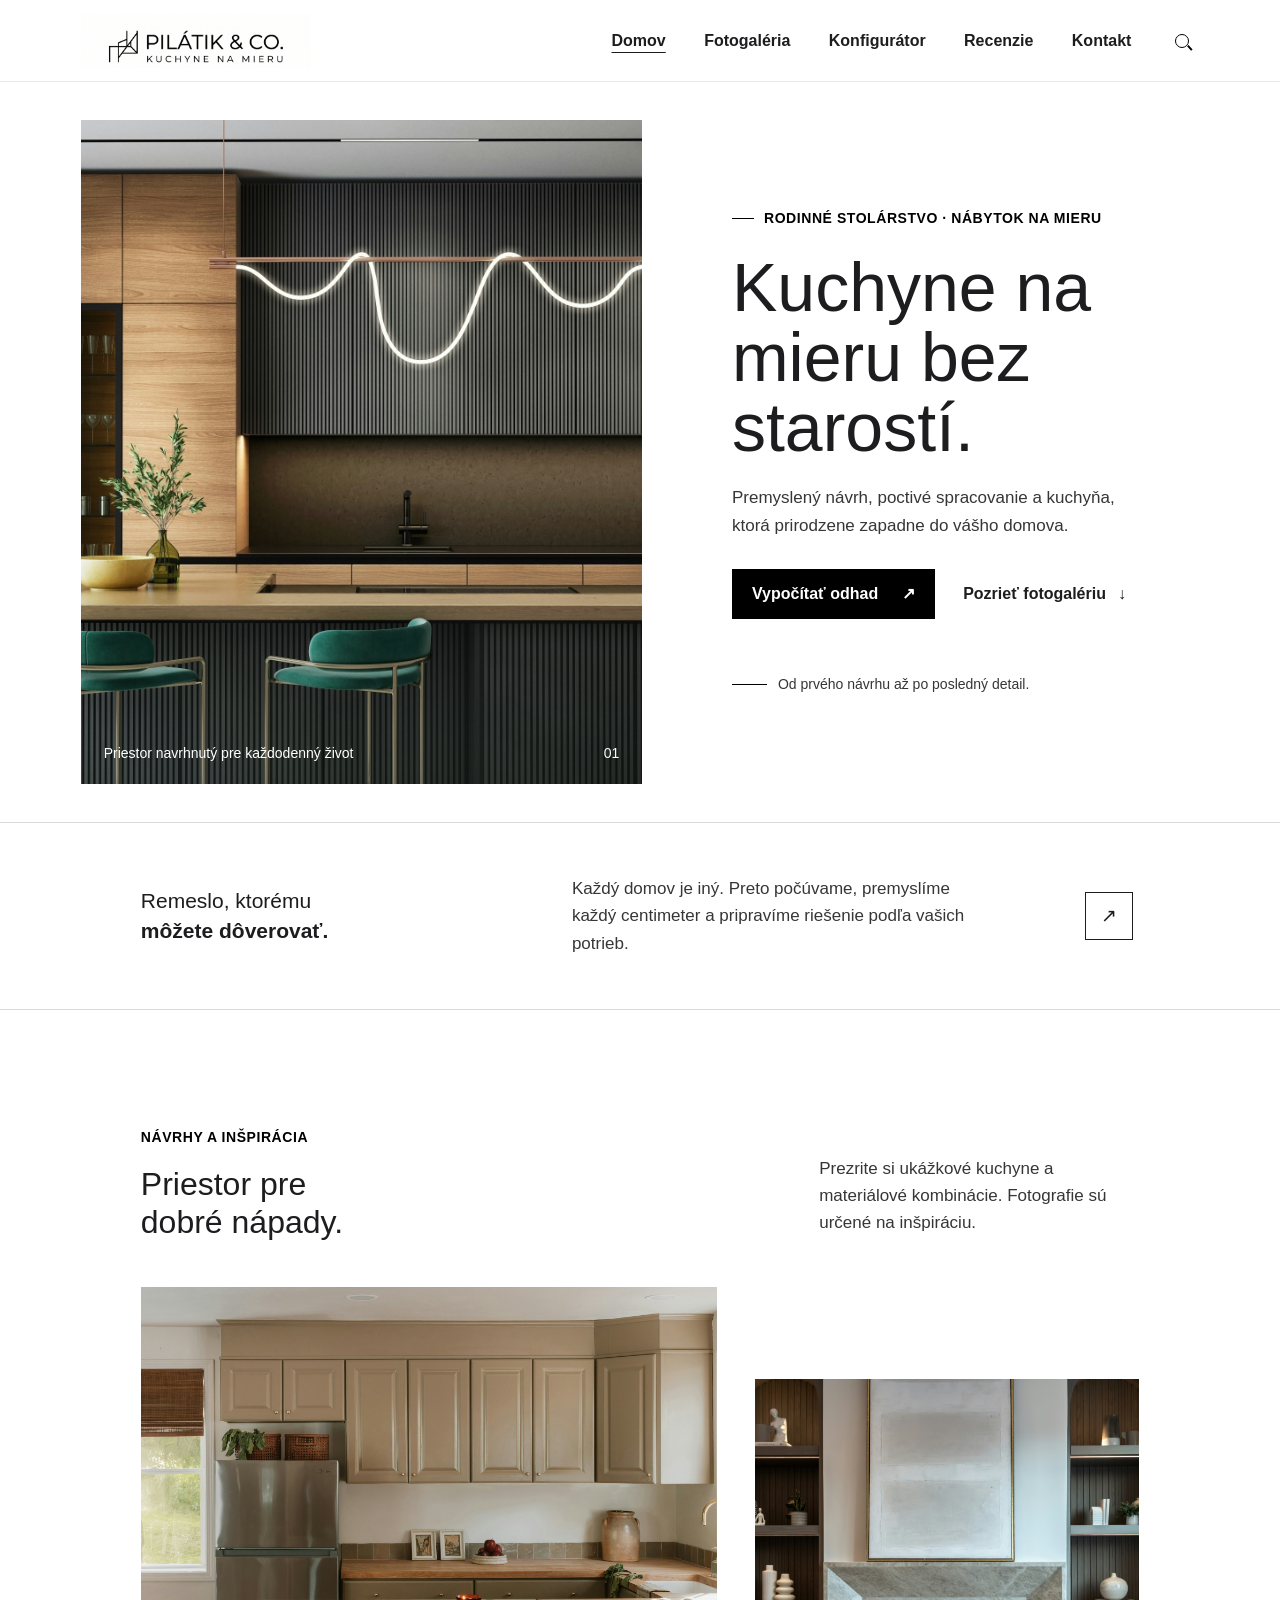
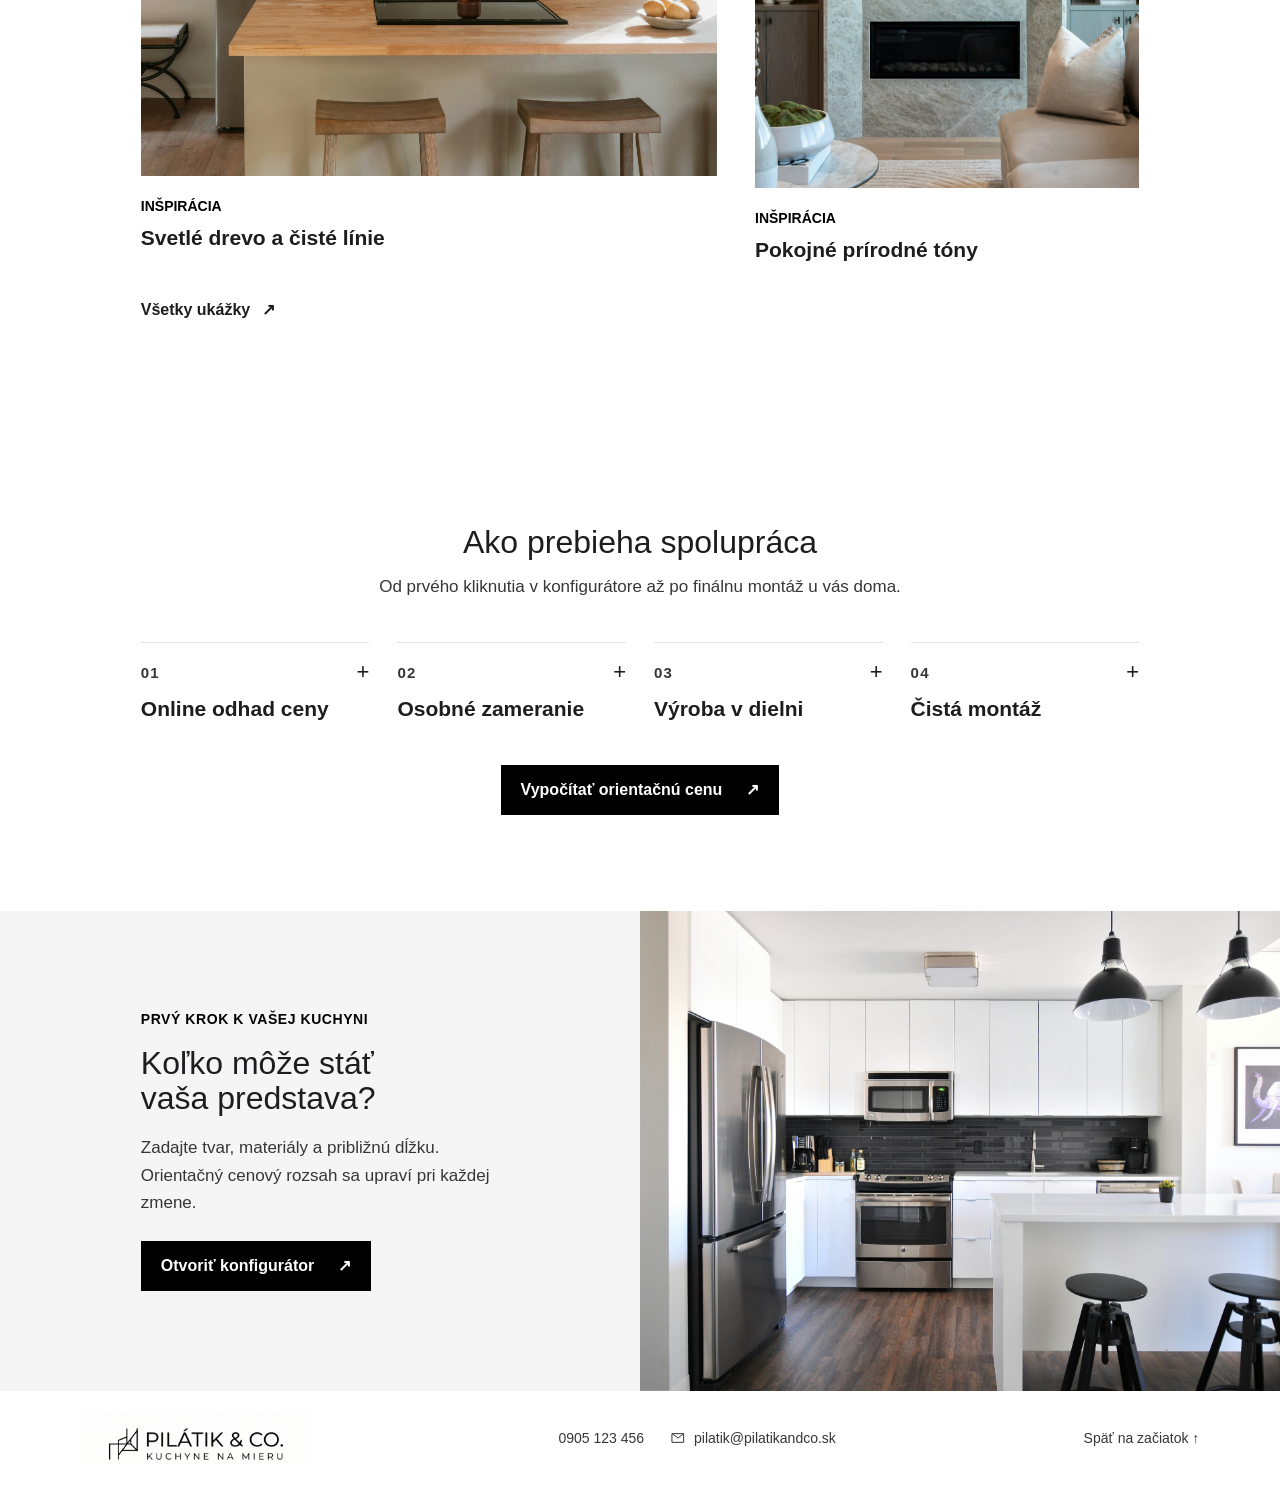
<file: index.html>
<!doctype html>
<html lang="sk">
<head>
  <meta charset="utf-8">
  <meta name="viewport" content="width=device-width, initial-scale=1">
  <meta name="theme-color" content="#ffffff">
  <meta name="description" content="Rodinné stolárstvo a kuchyne na mieru. Pozrite si ukážky a vypočítajte si orientačnú cenu kuchyne.">
  <title>Stolárstvo na mieru | Domov</title>
  <link rel="icon" type="image/svg+xml" href="favicon.svg">
  <link rel="stylesheet" href="styles.css">
  <script src="app.js" defer></script>
</head>
<body>
  <header class="site-header">
    <a class="brand" href="index.html" aria-label="Pilátik &amp; Co., domov">
      <img class="brand-logo" src="img/Pila%CC%81tik%20%26%20Co.jpg" alt="">
    </a>
    <nav class="desktop-nav" aria-label="Hlavná navigácia">
      <a href="index.html" aria-current="page">Domov</a>
      <a href="galeria.html">Fotogaléria</a>
      <a href="konfigurator.html">Konfigurátor</a>
      <a href="recenzie.html">Recenzie</a>
      <a href="kontakt.html">Kontakt</a>
    </nav>
    <div class="header-actions">
      <button class="search-toggle" type="button" aria-expanded="false" aria-controls="search-panel" aria-label="Otvoriť vyhľadávanie"><span class="search-icon" aria-hidden="true"></span></button>
      <button class="menu-toggle" type="button" aria-expanded="false" aria-controls="quick-menu">Menu</button>
    </div>
    <nav class="quick-menu" id="quick-menu" aria-label="Ponuka" hidden>
      <a href="index.html" aria-current="page">Domov <span>01</span></a>
      <a href="galeria.html">Fotogaléria <span>02</span></a>
      <a href="konfigurator.html">Konfigurátor <span>03</span></a>
      <a href="recenzie.html">Recenzie <span>04</span></a>
      <a href="kontakt.html">Kontakt <span>05</span></a>
    </nav>
    <section class="search-panel" id="search-panel" aria-label="Vyhľadávanie" hidden>
      <form class="search-form" role="search">
        <label class="visually-hidden" for="site-search">Čo hľadáte?</label>
        <input id="site-search" type="search" placeholder="Čo hľadáte?" autocomplete="off">
        <button class="search-close" type="button" aria-label="Zatvoriť vyhľadávanie">×</button>
      </form>
      <p class="search-heading">NAJVYHĽADÁVANEJŠIE</p>
      <nav class="search-suggestions" aria-label="Najvyhľadávanejšie">
        <a href="galeria.html#ostrovcek">Kuchyňa s ostrovčekom</a>
        <a href="konfigurator.html#materialy">Masívne drevo a dýha</a>
        <a href="konfigurator.html#kalkulacka">Orientačná kalkulácia ceny</a>
        <a href="kontakt.html#dielna">Zameranie a osobná konzultácia</a>
        <a href="kontakt.html#faq">Ako dlho trvá výroba (FAQ)</a>
      </nav>
    </section>
  </header>

  <main>
    <section class="hero" id="domov">
      <div class="hero-copy">
        <p class="eyebrow"><span></span> Rodinné stolárstvo · nábytok na mieru</p>
        <h1>Kuchyne na<br>mieru bez<br><em>starostí.</em></h1>
        <p class="hero-lead">Premyslený návrh, poctivé spracovanie a kuchyňa, ktorá prirodzene zapadne do vášho domova.</p>
        <div class="hero-actions">
          <a class="button button-dark" href="konfigurator.html">Vypočítať odhad <span aria-hidden="true">↗</span></a>
          <a class="text-link" href="galeria.html">Pozrieť fotogalériu <span aria-hidden="true">↓</span></a>
        </div>
        <div class="hero-note"><span class="note-line"></span><span>Od prvého návrhu až po posledný detail.</span></div>
      </div>
      <div class="hero-image" role="img" aria-label="Svetlá kuchyňa s drevenými detailmi">
        <div class="image-caption"><span>Priestor navrhnutý pre každodenný život</span><span>01</span></div>
      </div>
    </section>

    <section class="intro-band" aria-label="Prístup firmy">
      <p>Remeslo, ktorému<br><strong>môžete dôverovať.</strong></p>
      <p>Každý domov je iný. Preto počúvame, premyslíme každý centimeter a pripravíme riešenie podľa vašich potrieb.</p>
      <a href="kontakt.html" class="round-link" aria-label="Kontaktujte nás">↗</a>
    </section>

    <section class="section-wrap home-gallery" aria-labelledby="home-gallery-title">
      <div class="section-heading">
        <div><p class="eyebrow">Návrhy a inšpirácia</p><h2 id="home-gallery-title">Priestor pre<br><em>dobré nápady.</em></h2></div>
        <p>Prezrite si ukážkové kuchyne a materiálové kombinácie. Fotografie sú určené na inšpiráciu.</p>
      </div>
      <div class="project-grid">
        <article class="project project-large">
          <div class="project-photo photo-one" role="img" aria-label="Svetlá kuchyňa s drevenými prvkami"></div>
          <div class="project-meta"><div><span class="project-type">INŠPIRÁCIA</span><h3>Svetlé drevo a čisté línie</h3></div></div>
        </article>
        <article class="project project-small">
          <div class="project-photo photo-two" role="img" aria-label="Moderný jedálenský priestor v prírodných odtieňoch"></div>
          <div class="project-meta"><div><span class="project-type">INŠPIRÁCIA</span><h3>Pokojné prírodné tóny</h3></div></div>
        </article>
      </div>
      <a class="text-link section-link" href="galeria.html">Všetky ukážky <span aria-hidden="true">↗</span></a>
    </section>

    <section class="process-section" id="spolupraca" aria-labelledby="process-title">
      <div class="process-heading">
        <h2 id="process-title">Ako prebieha spolupráca</h2>
        <p>Od prvého kliknutia v konfigurátore až po finálnu montáž u vás doma.</p>
      </div>
      <div class="process-grid">
        <details class="process-step">
          <summary><span class="process-number">01</span><span class="process-step-title">Online odhad ceny</span></summary>
          <p>V našom konfigurátore si nezáväzne naklikáte tvar, materiály a rozmery kuchyne a okamžite získate orientačné cenové rozpätie.</p>
        </details>
        <details class="process-step">
          <summary><span class="process-number">02</span><span class="process-step-title">Osobné zameranie</span></summary>
          <p>Náš majster príde priamo k vám, priestor presne zameria na milimeter a prekonzultuje s vami všetky technické detaily.</p>
        </details>
        <details class="process-step">
          <summary><span class="process-number">03</span><span class="process-step-title">Výroba v dielni</span></summary>
          <p>Po schválení návrhu sa púšťame do poctivej zákazkovej výroby z kvalitných materiálov v našej stolárskej dielni v Žiline.</p>
        </details>
        <details class="process-step">
          <summary><span class="process-number">04</span><span class="process-step-title">Čistá montáž</span></summary>
          <p>Hotovú kuchyňu privezieme, odborne namontujeme a odovzdáme dokonale pripravenú na každodenné používanie.</p>
        </details>
      </div>
      <a class="button button-dark process-cta" href="konfigurator.html">Vypočítať orientačnú cenu <span aria-hidden="true">↗</span></a>
    </section>

    <section class="home-config" id="kolko-moze-stat">
      <div class="home-config-copy">
        <p class="eyebrow">Prvý krok k vašej kuchyni</p>
        <h2>Koľko môže stáť<br><em>vaša predstava?</em></h2>
        <p>Zadajte tvar, materiály a približnú dĺžku. Orientačný cenový rozsah sa upraví pri každej zmene.</p>
        <a class="button button-dark" href="konfigurator.html">Otvoriť konfigurátor <span aria-hidden="true">↗</span></a>
      </div>
      <div class="home-config-image" role="img" aria-label="Detail modernej kuchyne"></div>
    </section>
  </main>

  <footer class="site-footer">
    <a class="brand brand-footer" href="index.html"><img class="brand-logo" src="img/Pila%CC%81tik%20%26%20Co.jpg" alt="Pilátik &amp; Co. – kuchyne na mieru"></a>
    <div class="footer-contact" aria-label="Kontaktné údaje">
      <a href="tel:+421905123456">0905 123 456</a>
      <a href="mailto:pilatik@pilatikandco.sk"><svg class="footer-mail-icon" viewBox="0 0 24 24" aria-hidden="true"><path d="M3.5 5.5h17v13h-17zM4 6l8 6 8-6"/></svg><span>pilatik@pilatikandco.sk</span></a>
    </div>
    <a href="#domov">Späť na začiatok ↑</a>
  </footer>
</body>
</html>
</file>
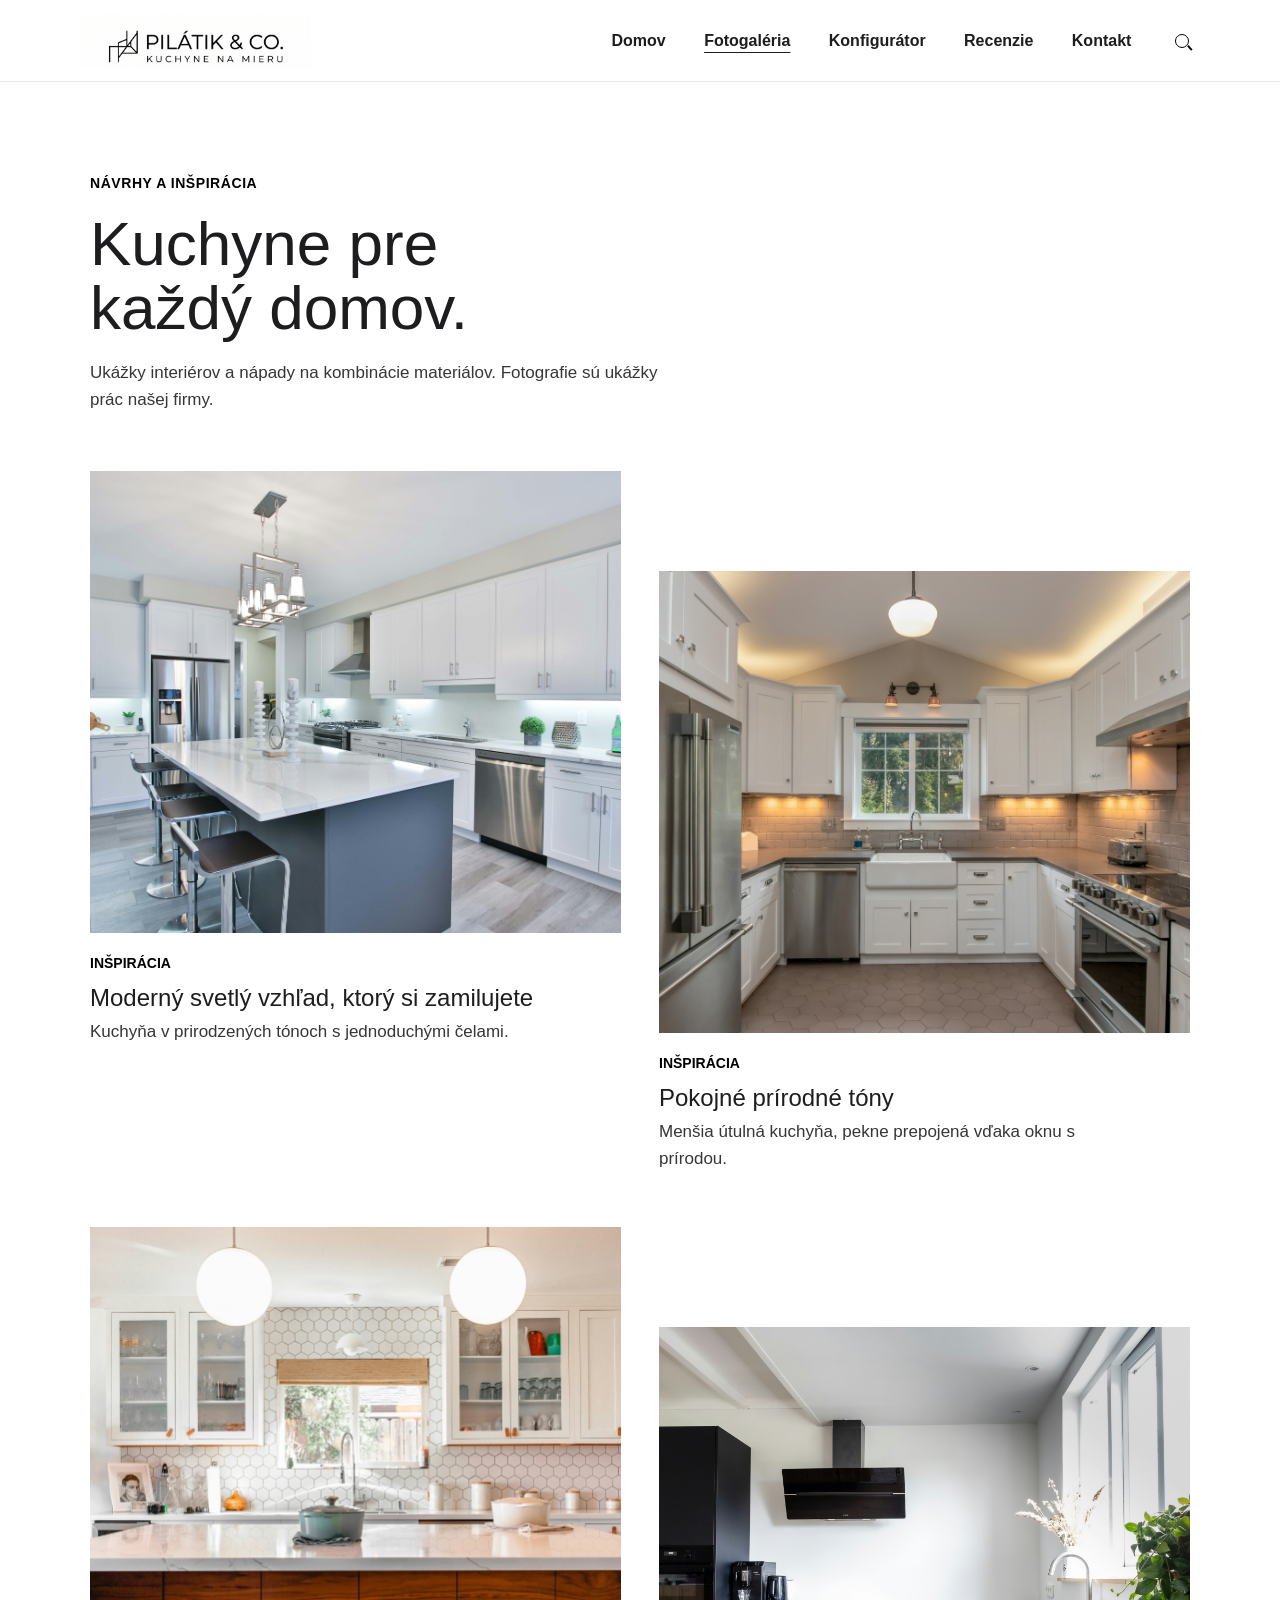
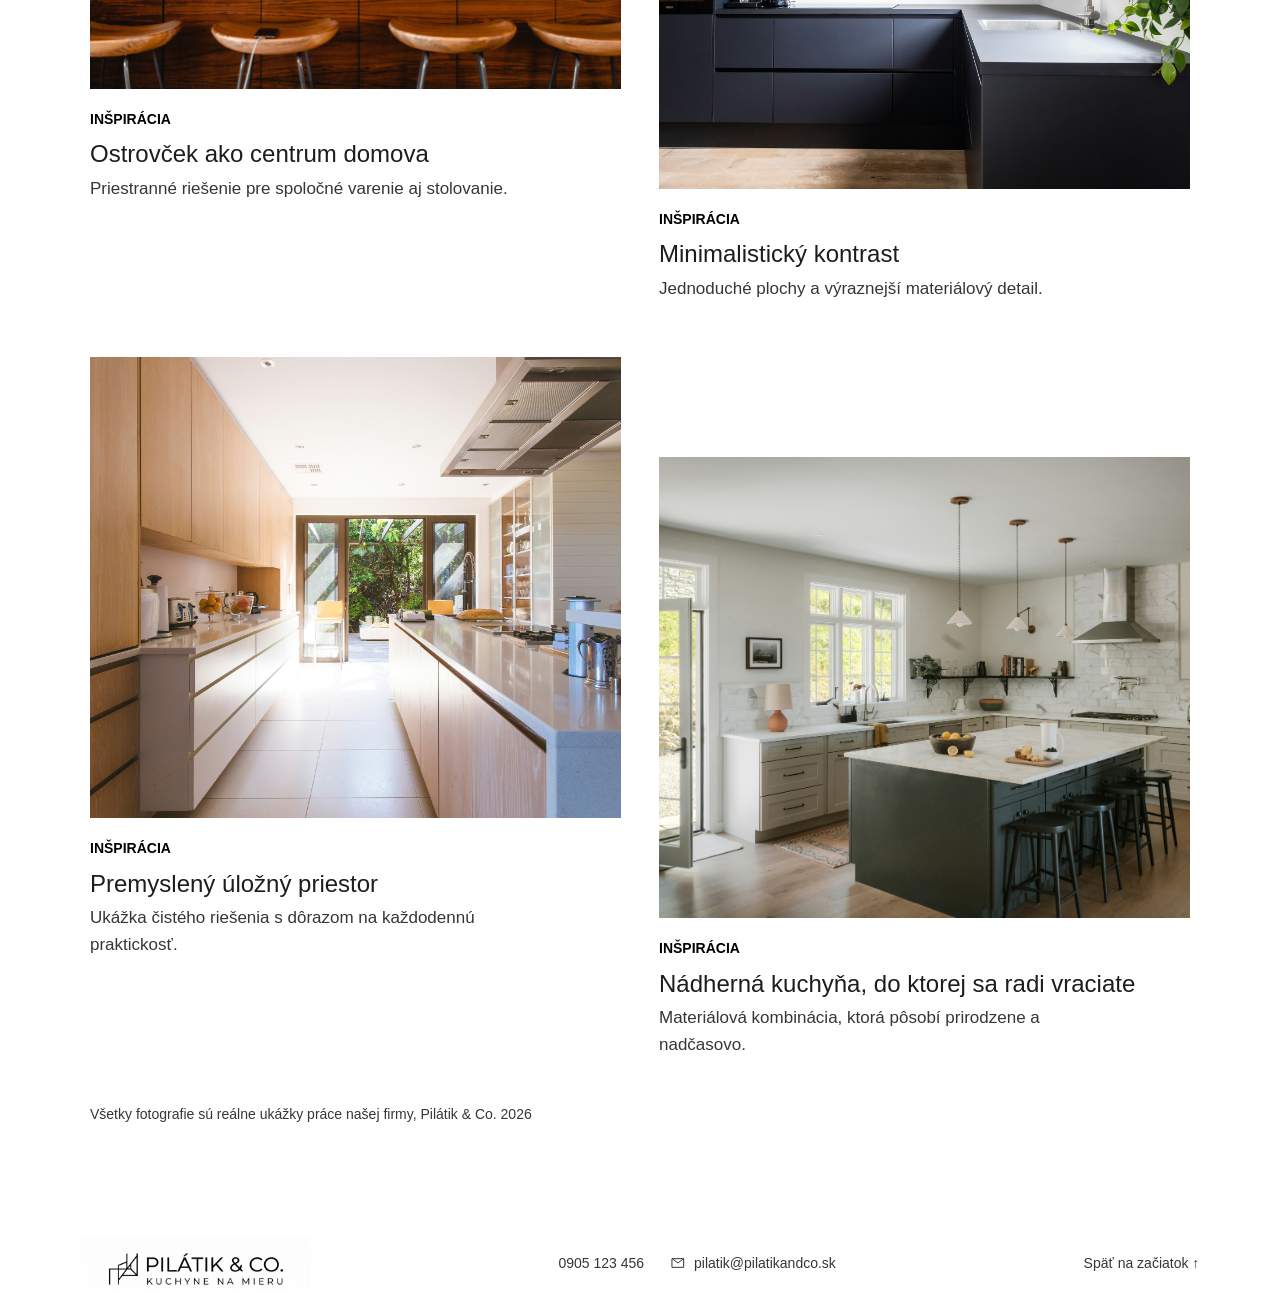
<file: galeria.html>
<!doctype html>
<html lang="sk">
<head>
  <meta charset="utf-8">
  <meta name="viewport" content="width=device-width, initial-scale=1">
  <meta name="theme-color" content="#ffffff">
  <meta name="description" content="Prezrite si ukážky kuchýň a materiálových kombinácií.">
  <title>Fotogaléria | Stolárstvo na mieru</title>
  <link rel="icon" type="image/svg+xml" href="favicon.svg">
  <link rel="stylesheet" href="styles.css">
  <script src="app.js" defer></script>
</head>
<body>
  <header class="site-header">
    <a class="brand" href="index.html" aria-label="Domov, Pilátik &amp; Co."><img class="brand-logo" src="img/Pila%CC%81tik%20%26%20Co.jpg" alt=""></a>
    <nav class="desktop-nav" aria-label="Hlavná navigácia"><a href="index.html">Domov</a><a href="galeria.html" aria-current="page">Fotogaléria</a><a href="konfigurator.html">Konfigurátor</a><a href="recenzie.html">Recenzie</a><a href="kontakt.html">Kontakt</a></nav>
    <div class="header-actions"><button class="search-toggle" type="button" aria-expanded="false" aria-controls="search-panel" aria-label="Otvoriť vyhľadávanie"><span class="search-icon" aria-hidden="true"></span></button><button class="menu-toggle" type="button" aria-expanded="false" aria-controls="quick-menu">Menu</button></div>
    <nav class="quick-menu" id="quick-menu" aria-label="Ponuka" hidden><a href="index.html">Domov <span>01</span></a><a href="galeria.html" aria-current="page">Fotogaléria <span>02</span></a><a href="konfigurator.html">Konfigurátor <span>03</span></a><a href="recenzie.html">Recenzie <span>04</span></a><a href="kontakt.html">Kontakt <span>05</span></a></nav>
    <section class="search-panel" id="search-panel" aria-label="Vyhľadávanie" hidden><form class="search-form" role="search"><label class="visually-hidden" for="site-search">Čo hľadáte?</label><input id="site-search" type="search" placeholder="Čo hľadáte?" autocomplete="off"><button class="search-close" type="button" aria-label="Zatvoriť vyhľadávanie">×</button></form><p class="search-heading">NAJVYHĽADÁVANEJŠIE</p><nav class="search-suggestions" aria-label="Najvyhľadávanejšie"><a href="galeria.html#ostrovcek">Kuchyňa s ostrovčekom</a><a href="konfigurator.html#materialy">Masívne drevo a dýha</a><a href="konfigurator.html#kalkulacka">Orientačná kalkulácia ceny</a><a href="kontakt.html#dielna">Zameranie a osobná konzultácia</a><a href="kontakt.html#faq">Ako dlho trvá výroba (FAQ)</a></nav></section>
  </header>
  <main class="page-main" id="top">
    <section class="page-intro"><p class="eyebrow">Návrhy a inšpirácia</p><h1 class="page-title">Kuchyne pre<br><em>každý domov.</em></h1><p>Ukážky interiérov a nápady na kombinácie materiálov. Fotografie sú ukážky prác našej firmy.</p></section>
    <section class="gallery-grid" id="realizacie" aria-label="Ukážky kuchýň">
      <article class="gallery-item"><button class="gallery-photo-button" type="button"><img src="img/galeria/svetla%CC%81.jpg" alt="Svetlá kuchyňa s prírodnými drevenými prvkami" loading="lazy"></button><div><span class="project-type">INŠPIRÁCIA</span><h2>Moderný svetlý vzhľad, ktorý si zamilujete</h2><p>Kuchyňa v prirodzených tónoch s jednoduchými čelami.</p></div></article>
      <article class="gallery-item gallery-item-offset"><button class="gallery-photo-button" type="button"><img src="img/galeria/klasika.jpg" alt="Jedálenský priestor v svetlých neutrálnych farbách" loading="lazy"></button><div><span class="project-type">INŠPIRÁCIA</span><h2>Pokojné prírodné tóny</h2><p>Menšia útulná kuchyňa, pekne prepojená vďaka oknu s prírodou.</p></div></article>
      <article class="gallery-item" id="ostrovcek"><button class="gallery-photo-button" type="button"><img src="img/galeria/ostrovc%CC%8Cek.jpg" alt="Moderný kuchynský priestor s veľkým ostrovčekom" loading="lazy"></button><div><span class="project-type">INŠPIRÁCIA</span><h2>Ostrovček ako centrum domova</h2><p>Priestranné riešenie pre spoločné varenie aj stolovanie.</p></div></article>
      <article class="gallery-item gallery-item-offset" id="cierna"><button class="gallery-photo-button" type="button"><img src="img/galeria/c%CC%8Cierna%20kuchyn%CC%8Ca.jpg" alt="Minimalistická kuchyňa v neutrálnych odtieňoch" loading="lazy"></button><div><span class="project-type">INŠPIRÁCIA</span><h2>Minimalistický kontrast</h2><p>Jednoduché plochy a výraznejší materiálový detail.</p></div></article>
      <article class="gallery-item"><button class="gallery-photo-button" type="button"><img src="img/galeria/priestranna%CC%81.jpg" alt="Svetlá kuchyňa s pracovnou doskou a úložným priestorom" loading="lazy"></button><div><span class="project-type">INŠPIRÁCIA</span><h2>Premyslený úložný priestor</h2><p>Ukážka čistého riešenia s dôrazom na každodennú praktickosť.</p></div></article>
      <article class="gallery-item gallery-item-offset"><button class="gallery-photo-button" type="button"><img src="img/galeria/moderna%CC%81.jpg" alt="Detail jedálenského priestoru s dreveným nábytkom" loading="lazy"></button><div><span class="project-type">INŠPIRÁCIA</span><h2>Nádherná kuchyňa, do ktorej sa radi vraciate</h2><p>Materiálová kombinácia, ktorá pôsobí prirodzene a nadčasovo.</p></div></article>
    </section>
    <dialog class="gallery-lightbox" id="gallery-lightbox" aria-labelledby="lightbox-title">
      <button class="lightbox-close" type="button" aria-label="Zatvoriť fotografiu">×</button>
      <button class="lightbox-arrow lightbox-previous" type="button" aria-label="Predchádzajúca fotografia">‹</button>
      <figure class="lightbox-figure">
        <img class="lightbox-image" alt="">
        <figcaption>
          <h2 id="lightbox-title"></h2>
          <p class="lightbox-description"></p>
        </figcaption>
      </figure>
      <button class="lightbox-arrow lightbox-next" type="button" aria-label="Nasledujúca fotografia">›</button>
    </dialog>
    <p class="gallery-disclaimer">Všetky fotografie sú reálne ukážky práce našej firmy, Pilátik & Co. 2026</p>
  </main>
  <footer class="site-footer"><a class="brand brand-footer" href="index.html"><img class="brand-logo" src="img/Pila%CC%81tik%20%26%20Co.jpg" alt="Pilátik &amp; Co. – kuchyne na mieru"></a><div class="footer-contact" aria-label="Kontaktné údaje"><a href="tel:+421905123456">0905 123 456</a><a href="mailto:pilatik@pilatikandco.sk"><svg class="footer-mail-icon" viewBox="0 0 24 24" aria-hidden="true"><path d="M3.5 5.5h17v13h-17zM4 6l8 6 8-6"/></svg><span>pilatik@pilatikandco.sk</span></a></div><a href="#top">Späť na začiatok ↑</a></footer>
</body>
</html>
</file>
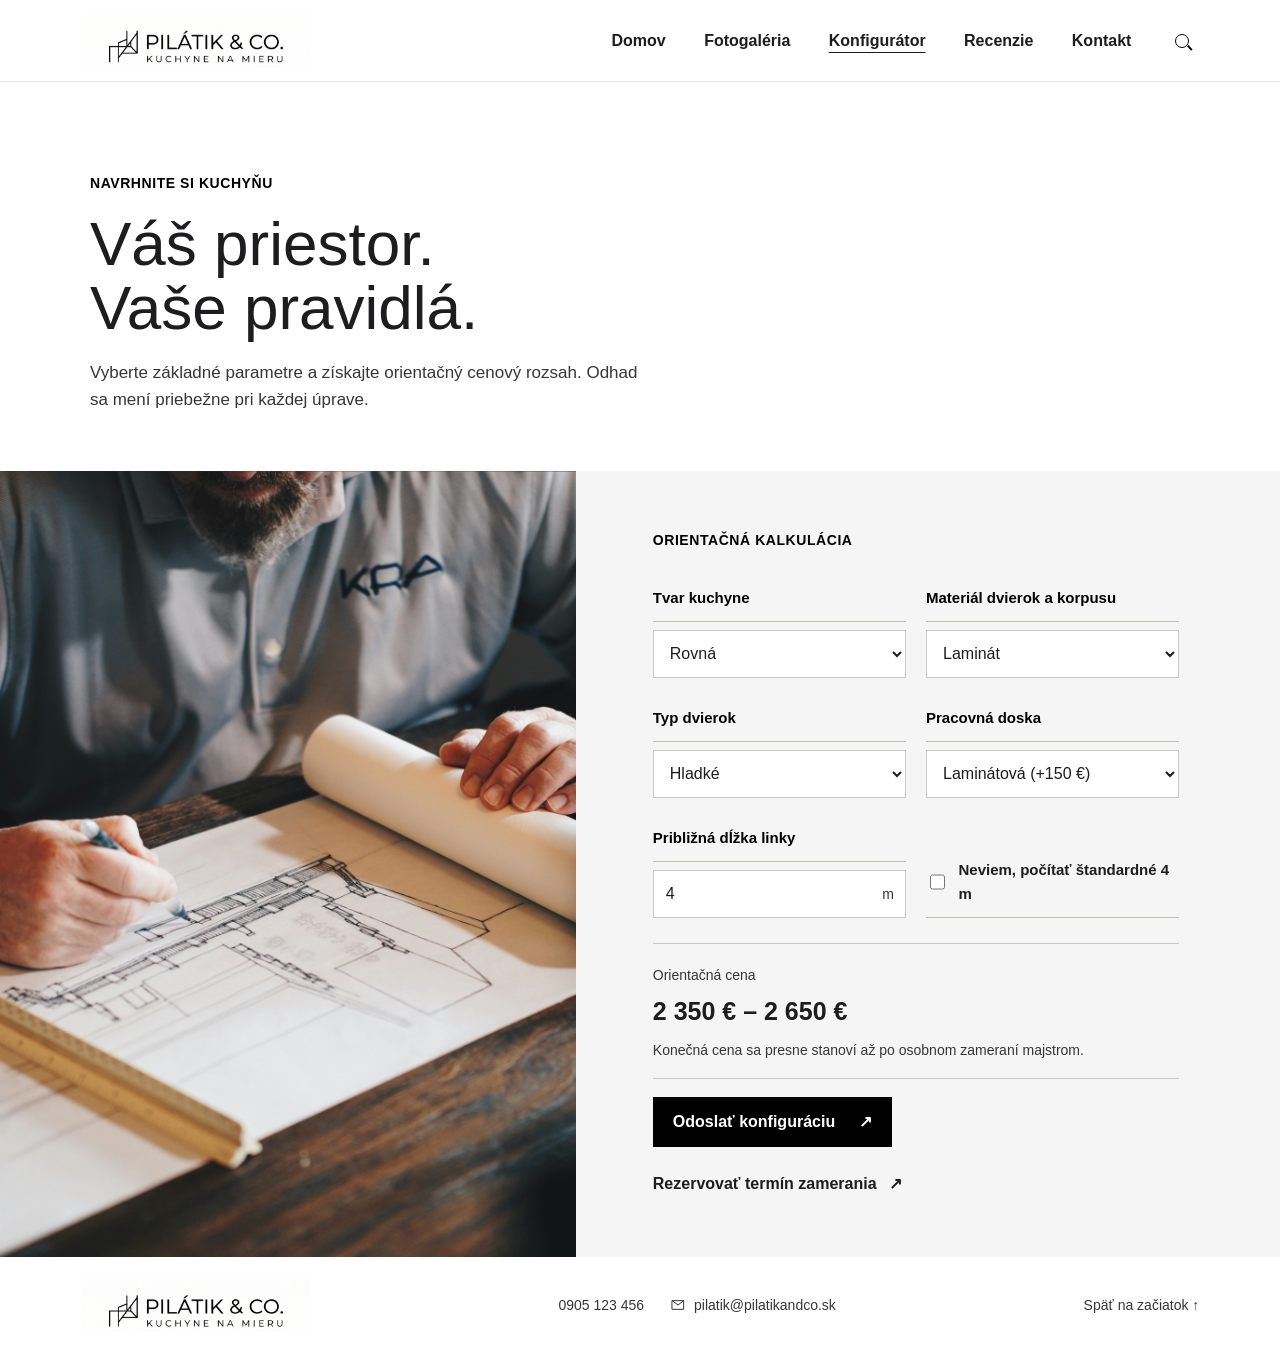
<file: konfigurator.html>
<!doctype html>
<html lang="sk">
<head>
  <meta charset="utf-8">
  <meta name="viewport" content="width=device-width, initial-scale=1">
  <meta name="theme-color" content="#ffffff">
  <meta name="description" content="Zostavte si kuchyňu podľa svojich predstáv a získajte orientačný cenový rozsah.">
  <title>Konfigurátor | Stolárstvo na mieru</title>
  <link rel="icon" type="image/svg+xml" href="favicon.svg">
  <link rel="stylesheet" href="styles.css">
  <script src="app.js" defer></script>
</head>
<body>
  <header class="site-header">
    <a class="brand" href="index.html" aria-label="Domov, Pilátik &amp; Co."><img class="brand-logo" src="img/Pila%CC%81tik%20%26%20Co.jpg" alt=""></a>
    <nav class="desktop-nav" aria-label="Hlavná navigácia">
      <a href="index.html">Domov</a><a href="galeria.html">Fotogaléria</a><a href="konfigurator.html" aria-current="page">Konfigurátor</a><a href="recenzie.html">Recenzie</a><a href="kontakt.html">Kontakt</a>
    </nav>
    <div class="header-actions"><button class="search-toggle" type="button" aria-expanded="false" aria-controls="search-panel" aria-label="Otvoriť vyhľadávanie"><span class="search-icon" aria-hidden="true"></span></button><button class="menu-toggle" type="button" aria-expanded="false" aria-controls="quick-menu">Menu</button></div>
    <nav class="quick-menu" id="quick-menu" aria-label="Ponuka" hidden>
      <a href="index.html">Domov <span>01</span></a><a href="galeria.html">Fotogaléria <span>02</span></a><a href="konfigurator.html" aria-current="page">Konfigurátor <span>03</span></a><a href="recenzie.html">Recenzie <span>04</span></a><a href="kontakt.html">Kontakt <span>05</span></a>
    </nav>
    <section class="search-panel" id="search-panel" aria-label="Vyhľadávanie" hidden><form class="search-form" role="search"><label class="visually-hidden" for="site-search">Čo hľadáte?</label><input id="site-search" type="search" placeholder="Čo hľadáte?" autocomplete="off"><button class="search-close" type="button" aria-label="Zatvoriť vyhľadávanie">×</button></form><p class="search-heading">NAJVYHĽADÁVANEJŠIE</p><nav class="search-suggestions" aria-label="Najvyhľadávanejšie"><a href="galeria.html#ostrovcek">Kuchyňa s ostrovčekom</a><a href="konfigurator.html#materialy">Masívne drevo a dýha</a><a href="konfigurator.html#kalkulacka">Orientačná kalkulácia ceny</a><a href="kontakt.html#dielna">Zameranie a osobná konzultácia</a><a href="kontakt.html#faq">Ako dlho trvá výroba (FAQ)</a></nav></section>
  </header>
  <main class="page-main" id="top">
    <section class="page-intro"><p class="eyebrow">Navrhnite si kuchyňu</p><h1 class="page-title">Váš priestor.<br><em>Vaše pravidlá.</em></h1><p>Vyberte základné parametre a získajte orientačný cenový rozsah. Odhad sa mení priebežne pri každej úprave.</p></section>
    <section class="config-layout" aria-label="Kalkulácia ceny kuchyne">
      <div class="config-page-photo" role="img" aria-label="Svetlá kuchyňa s pracovnou doskou z prírodného kameňa"></div>
      <div class="config-panel">
        <p class="eyebrow">Orientačná kalkulácia</p>
        <form class="config-form config-form-page" id="kalkulacka">
          <div class="field"><label for="layout">Tvar kuchyne</label><select id="layout" name="layout"><option value="2200">Rovná</option><option value="3100">Tvar L</option><option value="4000">Tvar U</option><option value="4800">S ostrovčekom</option></select></div>
          <div class="field" id="materialy"><label for="material">Materiál dvierok a korpusu</label><select id="material" name="material"><option value="0">Laminát</option><option value="400">Lakované MDF (+400 €)</option><option value="700">Dýha (+700 €)</option><option value="1200">Masívne drevo (+1 200 €)</option></select></div>
          <div class="field"><label for="front">Typ dvierok</label><select id="front" name="front"><option value="0">Hladké</option><option value="250">Bezúchytkové (+250 €)</option><option value="350">Rámové (+350 €)</option></select></div>
          <div class="field"><label for="worktop">Pracovná doska</label><select id="worktop" name="worktop"><option value="150">Laminátová (+150 €)</option><option value="450">Drevená (+450 €)</option><option value="800">Kompaktná (+800 €)</option><option value="1400">Kameň alebo kompozit (+1 400 €)</option></select></div>
          <div class="field length-field"><label for="length">Približná dĺžka linky</label><div class="length-input"><input id="length" name="length" type="number" min="2" max="10" step="0.5" value="4"><span>m</span></div></div>
          <label class="check-field" for="length-unknown"><input id="length-unknown" name="length-unknown" type="checkbox"><span>Neviem, počítať štandardné 4 m</span></label>
          <div class="price-result" aria-live="polite"><span class="result-label">Orientačná cena</span><output id="price-output" for="layout material front worktop length">Vypočítavam…</output><p>Konečná cena sa presne stanoví až po osobnom zameraní majstrom.</p></div>
          <button class="button button-dark" type="submit">Odoslať konfiguráciu <span aria-hidden="true">↗</span></button>
        </form>
        <a class="text-link booking-link" href="kontakt.html#rezervacia">Rezervovať termín zamerania <span aria-hidden="true">↗</span></a>
      </div>
    </section>
  </main>
  <footer class="site-footer"><a class="brand brand-footer" href="index.html"><img class="brand-logo" src="img/Pila%CC%81tik%20%26%20Co.jpg" alt="Pilátik &amp; Co. – kuchyne na mieru"></a><div class="footer-contact" aria-label="Kontaktné údaje"><a href="tel:+421905123456">0905 123 456</a><a href="mailto:pilatik@pilatikandco.sk"><svg class="footer-mail-icon" viewBox="0 0 24 24" aria-hidden="true"><path d="M3.5 5.5h17v13h-17zM4 6l8 6 8-6"/></svg><span>pilatik@pilatikandco.sk</span></a></div><a href="#top">Späť na začiatok ↑</a></footer>
  <dialog class="email-dialog" id="email-dialog">
    <form method="dialog" class="dialog-close-form"><button class="dialog-close" aria-label="Zavrieť">×</button></form>
    <p class="eyebrow">Vaša konfigurácia je pripravená</p><h2>Pošlite nám<br><em>svoju predstavu.</em></h2>
    <p class="dialog-summary" id="configuration-summary"></p>
    <form id="email-form" class="email-form"><label for="customer-email">Váš e-mail</label><input id="customer-email" name="email" type="email" placeholder="meno@email.sk" required><button class="button button-dark" type="submit">Odoslať dopyt <span aria-hidden="true">↗</span></button><p class="form-note">Ukážkový formulár pre školský projekt. Údaje sa nikam neodosielajú.</p><p class="form-status" id="email-status" role="status" hidden></p></form>
  </dialog>
</body>
</html>
</file>
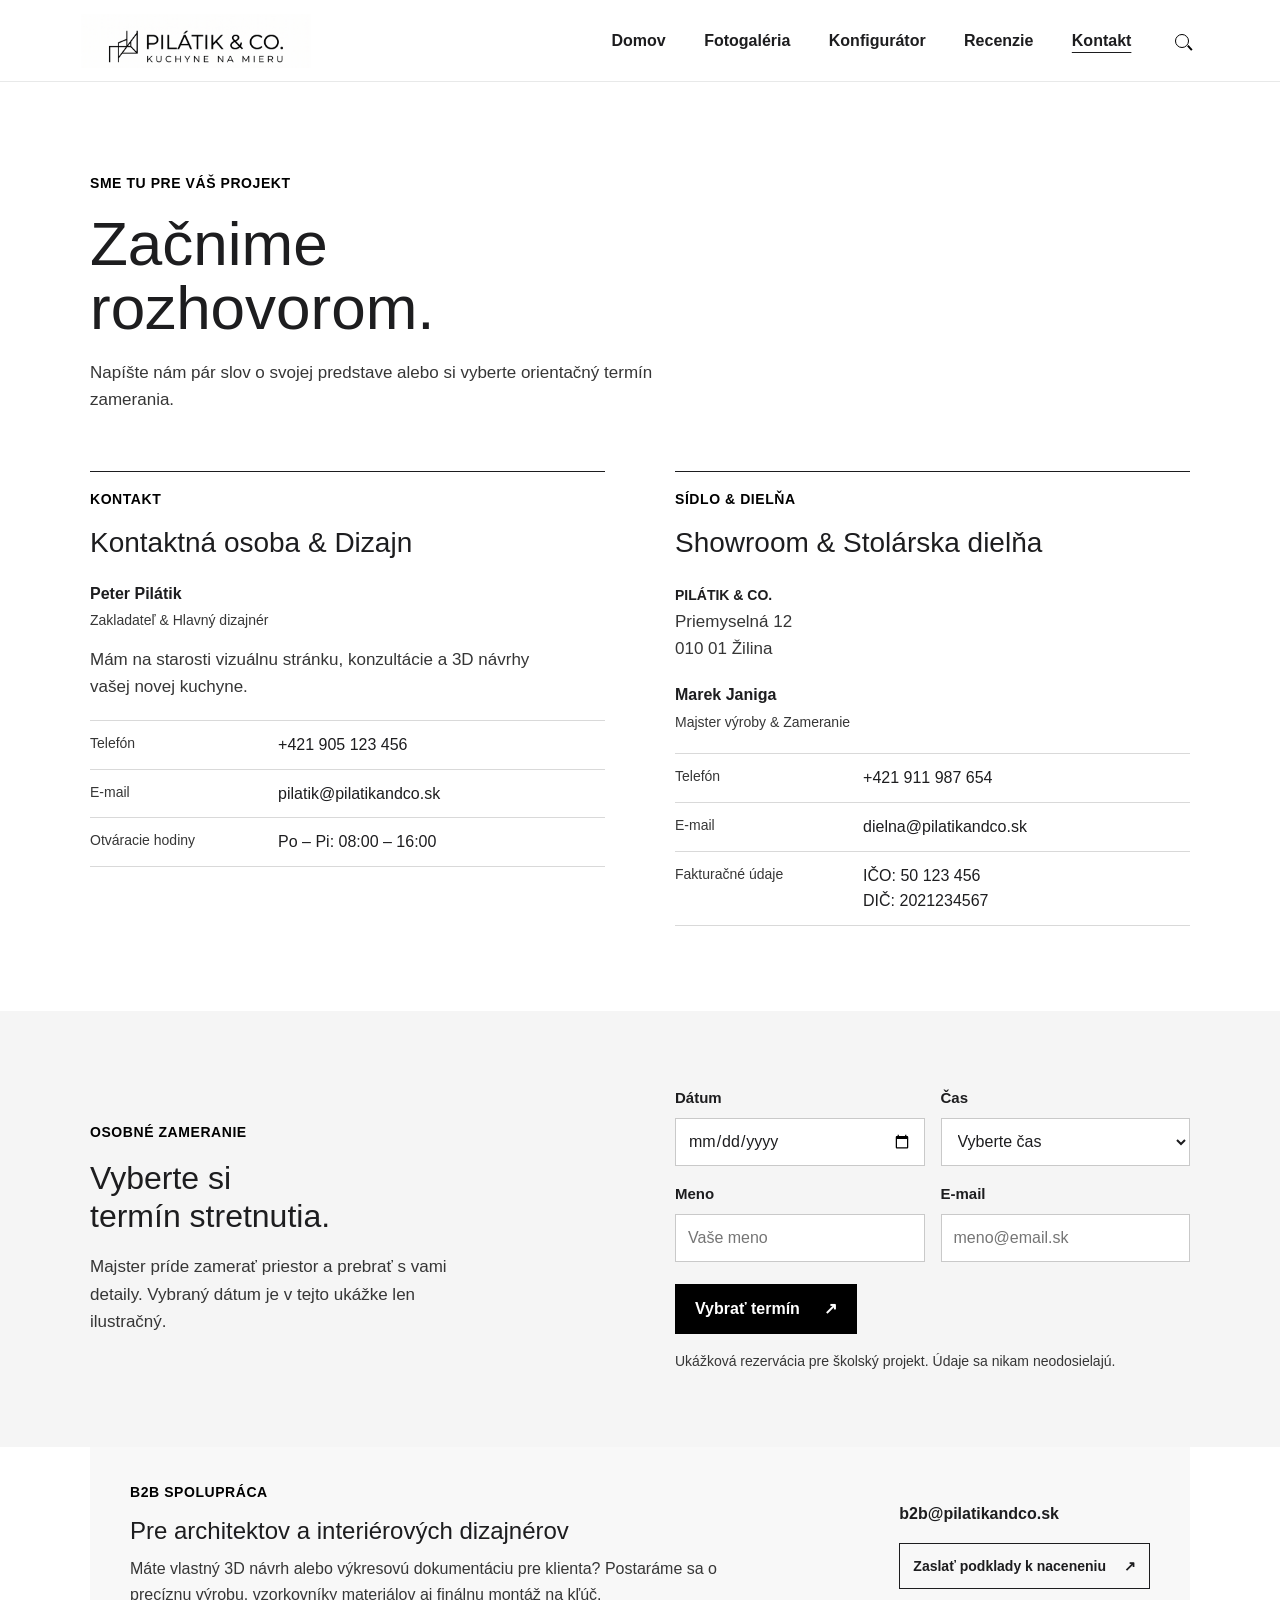
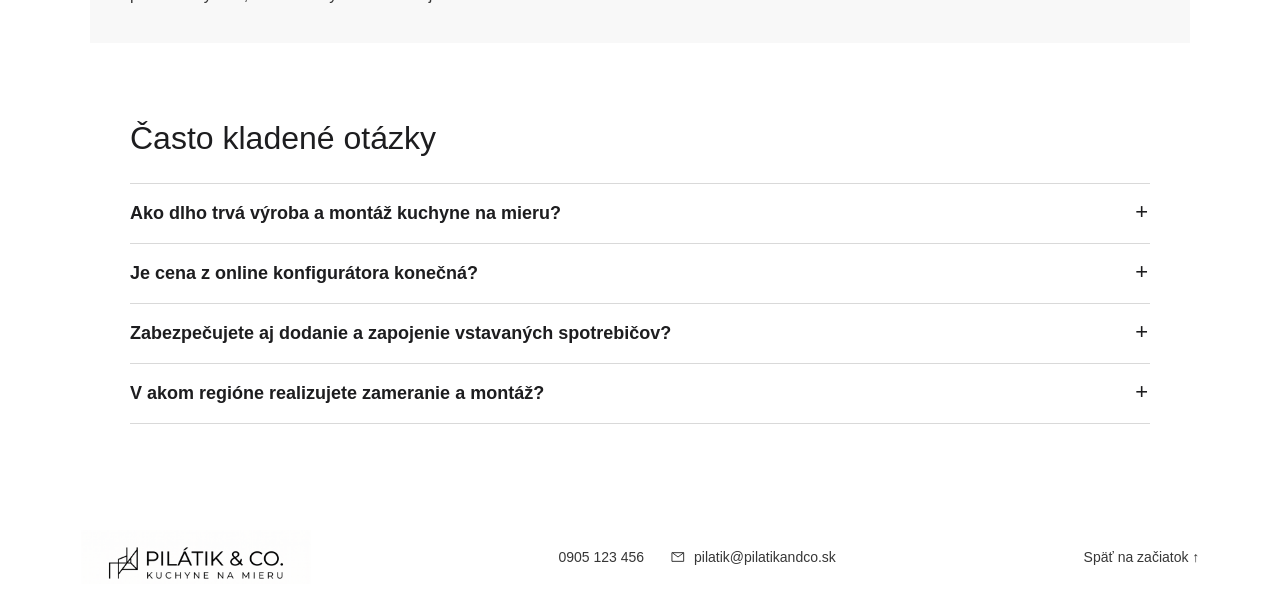
<file: kontakt.html>
<!doctype html>
<html lang="sk">
<head>
  <meta charset="utf-8">
  <meta name="viewport" content="width=device-width, initial-scale=1">
  <meta name="theme-color" content="#ffffff">
  <meta name="description" content="Kontaktujte stolárstvo alebo si vyberte ukážkový termín zamerania.">
  <title>Kontakt a zameranie | Stolárstvo na mieru</title>
  <link rel="icon" type="image/svg+xml" href="favicon.svg">
  <link rel="stylesheet" href="styles.css">
  <script src="app.js" defer></script>
</head>
<body>
  <header class="site-header">
    <a class="brand" href="index.html" aria-label="Domov, Pilátik &amp; Co."><img class="brand-logo" src="img/Pila%CC%81tik%20%26%20Co.jpg" alt=""></a>
    <nav class="desktop-nav" aria-label="Hlavná navigácia"><a href="index.html">Domov</a><a href="galeria.html">Fotogaléria</a><a href="konfigurator.html">Konfigurátor</a><a href="recenzie.html">Recenzie</a><a href="kontakt.html" aria-current="page">Kontakt</a></nav>
    <div class="header-actions"><button class="search-toggle" type="button" aria-expanded="false" aria-controls="search-panel" aria-label="Otvoriť vyhľadávanie"><span class="search-icon" aria-hidden="true"></span></button><button class="menu-toggle" type="button" aria-expanded="false" aria-controls="quick-menu">Menu</button></div>
    <nav class="quick-menu" id="quick-menu" aria-label="Ponuka" hidden><a href="index.html">Domov <span>01</span></a><a href="galeria.html">Fotogaléria <span>02</span></a><a href="konfigurator.html">Konfigurátor <span>03</span></a><a href="recenzie.html">Recenzie <span>04</span></a><a href="kontakt.html" aria-current="page">Kontakt <span>05</span></a></nav>
    <section class="search-panel" id="search-panel" aria-label="Vyhľadávanie" hidden><form class="search-form" role="search"><label class="visually-hidden" for="site-search">Čo hľadáte?</label><input id="site-search" type="search" placeholder="Čo hľadáte?" autocomplete="off"><button class="search-close" type="button" aria-label="Zatvoriť vyhľadávanie">×</button></form><p class="search-heading">NAJVYHĽADÁVANEJŠIE</p><nav class="search-suggestions" aria-label="Najvyhľadávanejšie"><a href="galeria.html#ostrovcek">Kuchyňa s ostrovčekom</a><a href="konfigurator.html#materialy">Masívne drevo a dýha</a><a href="konfigurator.html#kalkulacka">Orientačná kalkulácia ceny</a><a href="kontakt.html#dielna">Zameranie a osobná konzultácia</a><a href="kontakt.html#faq">Ako dlho trvá výroba (FAQ)</a></nav></section>
  </header>
  <main class="page-main" id="top">
    <section class="page-intro"><p class="eyebrow">Sme tu pre váš projekt</p><h1 class="page-title">Začnime<br><em>rozhovorom.</em></h1><p>Napíšte nám pár slov o svojej predstave alebo si vyberte orientačný termín zamerania.</p></section>
    <section class="contact-details" aria-label="Kontaktné údaje">
      <div class="contact-detail" id="dizajner">
        <p class="eyebrow">Kontakt</p>
        <h2>Kontaktná osoba &amp; Dizajn</h2>
        <p class="contact-person"><strong>Peter Pilátik</strong><span>Zakladateľ &amp; Hlavný dizajnér</span></p>
        <p class="contact-description">Mám na starosti vizuálnu stránku, konzultácie a 3D návrhy vašej novej kuchyne.</p>
        <dl class="contact-facts">
          <div><dt>Telefón</dt><dd><a href="tel:+421905123456">+421 905 123 456</a></dd></div>
          <div><dt>E-mail</dt><dd><a href="mailto:pilatik@pilatikandco.sk">pilatik@pilatikandco.sk</a></dd></div>
          <div><dt>Otváracie hodiny</dt><dd>Po – Pi: 08:00 – 16:00</dd></div>
        </dl>
      </div>
      <div class="contact-detail" id="dielna">
        <p class="eyebrow">Sídlo &amp; dielňa</p>
        <h2>Showroom &amp; Stolárska dielňa</h2>
        <address class="contact-address"><strong>PILÁTIK &amp; CO.</strong><br>Priemyselná 12<br>010 01 Žilina</address>
        <p class="contact-person"><strong>Marek Janiga</strong><span>Majster výroby &amp; Zameranie</span></p>
        <dl class="contact-facts">
          <div><dt>Telefón</dt><dd><a href="tel:+421911987654">+421 911 987 654</a></dd></div>
          <div><dt>E-mail</dt><dd><a href="mailto:dielna@pilatikandco.sk">dielna@pilatikandco.sk</a></dd></div>
          <div><dt>Fakturačné údaje</dt><dd>IČO: 50 123 456<br>DIČ: 2021234567</dd></div>
        </dl>
      </div>
    </section>
    <section class="booking-section" id="rezervacia">
      <div class="booking-copy"><p class="eyebrow">Osobné zameranie</p><h2>Vyberte si<br><em>termín stretnutia.</em></h2><p>Majster príde zamerať priestor a prebrať s vami detaily. Vybraný dátum je v tejto ukážke len ilustračný.</p></div>
      <form class="booking-form" id="booking-form">
        <div class="field" id="kalendar"><label for="booking-date">Dátum</label><input id="booking-date" name="date" type="date" required></div>
        <div class="field"><label for="booking-time">Čas</label><select id="booking-time" name="time" required><option value="">Vyberte čas</option><option>08:00</option><option>09:00</option><option>10:00</option><option>11:00</option><option>13:00</option><option>14:00</option></select></div>
        <div class="field"><label for="booking-name">Meno</label><input id="booking-name" name="name" type="text" placeholder="Vaše meno" required></div>
        <div class="field"><label for="booking-email">E-mail</label><input id="booking-email" name="email" type="email" placeholder="meno@email.sk" required></div>
        <button class="button button-dark" type="submit">Vybrať termín <span aria-hidden="true">↗</span></button>
        <p class="form-note">Ukážková rezervácia pre školský projekt. Údaje sa nikam neodosielajú.</p>
        <p class="form-status" id="booking-status" role="status" hidden></p>
      </form>
    </section>
    <section class="b2b-section" id="b2b" aria-labelledby="b2b-title">
      <div class="b2b-copy">
        <p class="eyebrow">B2B SPOLUPRÁCA</p>
        <h3 id="b2b-title">Pre architektov a interiérových dizajnérov</h3>
        <p>Máte vlastný 3D návrh alebo výkresovú dokumentáciu pre klienta? Postaráme sa o precíznu výrobu, vzorkovníky materiálov aj finálnu montáž na kľúč.</p>
      </div>
      <div class="b2b-action">
        <a class="b2b-email" href="mailto:b2b@pilatikandco.sk">b2b@pilatikandco.sk</a>
        <a class="b2b-cta" href="mailto:b2b@pilatikandco.sk?subject=Podklady%20k%20naceneniu">Zaslať podklady k naceneniu <span aria-hidden="true">↗</span></a>
      </div>
    </section>
    <section class="faq-section" id="faq" aria-labelledby="faq-title">
      <h2 id="faq-title">Často kladené otázky</h2>
      <div class="faq-list">
        <details class="faq-item">
          <summary>Ako dlho trvá výroba a montáž kuchyne na mieru?</summary>
          <p>Štandardná doba výroby od finálneho schválenia návrhu a presného zamerania je 4 až 6 týždňov v závislosti od zvolených materiálov. Samotná montáž u vás doma trvá spravidla 1 až 2 dni.</p>
        </details>
        <details class="faq-item">
          <summary>Je cena z online konfigurátora konečná?</summary>
          <p>Konfigurátor slúži na rýchly a reálny orientačný odhad podľa zvolených materiálov a približnej dĺžky linky. Presnú cenovú ponuku na cent vypracujeme po osobnom zameraní priestoru a výbere konkrétneho vnútorného kovania.</p>
        </details>
        <details class="faq-item">
          <summary>Zabezpečujete aj dodanie a zapojenie vstavaných spotrebičov?</summary>
          <p>Áno, kuchyňu vám vieme dodať vrátane vstavaných spotrebičov, drezu a batérie od overených značiek, alebo ju na milimeter prispôsobíme spotrebičom, ktoré si zakúpite sami.</p>
        </details>
        <details class="faq-item">
          <summary>V akom regióne realizujete zameranie a montáž?</summary>
          <p>Naša stolárska dielňa sídli v Žiline, no zameranie, dovoz aj odbornú montáž realizujeme po celom Žilinskom kraji (vrátane Oravy, Kysúc, Liptova a Turca) a po dohode aj v rámci celého Slovenska.</p>
        </details>
      </div>
    </section>
  </main>
  <footer class="site-footer"><a class="brand brand-footer" href="index.html"><img class="brand-logo" src="img/Pila%CC%81tik%20%26%20Co.jpg" alt="Pilátik &amp; Co. – kuchyne na mieru"></a><div class="footer-contact" aria-label="Kontaktné údaje"><a href="tel:+421905123456">0905 123 456</a><a href="mailto:pilatik@pilatikandco.sk"><svg class="footer-mail-icon" viewBox="0 0 24 24" aria-hidden="true"><path d="M3.5 5.5h17v13h-17zM4 6l8 6 8-6"/></svg><span>pilatik@pilatikandco.sk</span></a></div><a href="#top">Späť na začiatok ↑</a></footer>
</body>
</html>
</file>
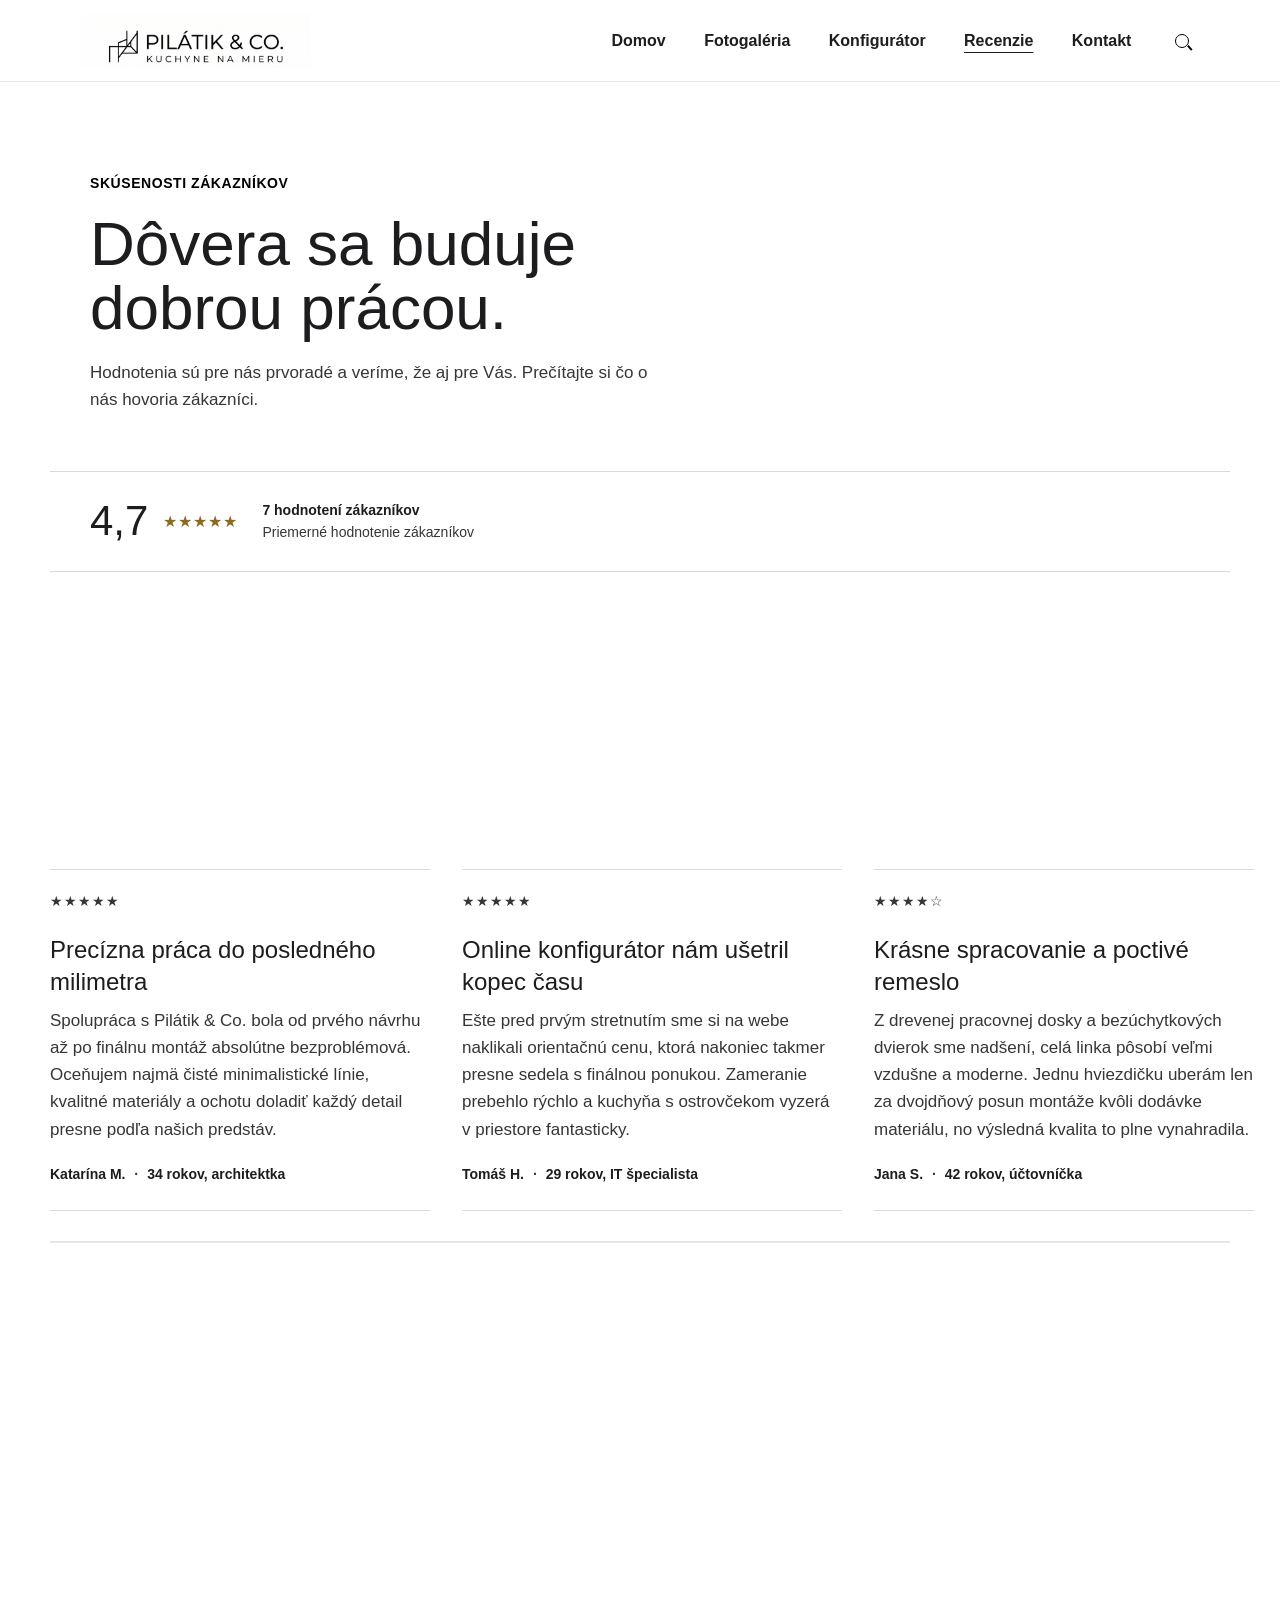
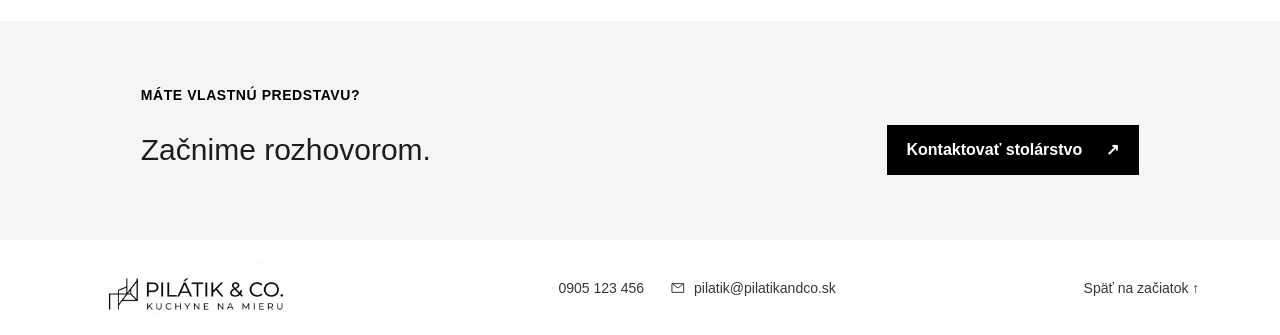
<file: recenzie.html>
<!doctype html>
<html lang="sk">
<head>
  <meta charset="utf-8">
  <meta name="viewport" content="width=device-width, initial-scale=1">
  <meta name="theme-color" content="#ffffff">
  <meta name="description" content="Ukážkové hodnotenia zákazníkov stolárstva.">
  <title>Recenzie | Stolárstvo na mieru</title>
  <link rel="icon" type="image/svg+xml" href="favicon.svg">
  <link rel="stylesheet" href="styles.css">
  <script src="app.js" defer></script>
</head>
<body>
  <header class="site-header">
    <a class="brand" href="index.html" aria-label="Domov, Pilátik &amp; Co."><img class="brand-logo" src="img/Pila%CC%81tik%20%26%20Co.jpg" alt=""></a>
    <nav class="desktop-nav" aria-label="Hlavná navigácia"><a href="index.html">Domov</a><a href="galeria.html">Fotogaléria</a><a href="konfigurator.html">Konfigurátor</a><a href="recenzie.html" aria-current="page">Recenzie</a><a href="kontakt.html">Kontakt</a></nav>
    <div class="header-actions"><button class="search-toggle" type="button" aria-expanded="false" aria-controls="search-panel" aria-label="Otvoriť vyhľadávanie"><span class="search-icon" aria-hidden="true"></span></button><button class="menu-toggle" type="button" aria-expanded="false" aria-controls="quick-menu">Menu</button></div>
    <nav class="quick-menu" id="quick-menu" aria-label="Ponuka" hidden><a href="index.html">Domov <span>01</span></a><a href="galeria.html">Fotogaléria <span>02</span></a><a href="konfigurator.html">Konfigurátor <span>03</span></a><a href="recenzie.html" aria-current="page">Recenzie <span>04</span></a><a href="kontakt.html">Kontakt <span>05</span></a></nav>
    <section class="search-panel" id="search-panel" aria-label="Vyhľadávanie" hidden><form class="search-form" role="search"><label class="visually-hidden" for="site-search">Čo hľadáte?</label><input id="site-search" type="search" placeholder="Čo hľadáte?" autocomplete="off"><button class="search-close" type="button" aria-label="Zatvoriť vyhľadávanie">×</button></form><p class="search-heading">NAJVYHĽADÁVANEJŠIE</p><nav class="search-suggestions" aria-label="Najvyhľadávanejšie"><a href="galeria.html#ostrovcek">Kuchyňa s ostrovčekom</a><a href="konfigurator.html#materialy">Masívne drevo a dýha</a><a href="konfigurator.html#kalkulacka">Orientačná kalkulácia ceny</a><a href="kontakt.html#dielna">Zameranie a osobná konzultácia</a><a href="kontakt.html#faq">Ako dlho trvá výroba (FAQ)</a></nav></section>
  </header>
  <main class="page-main" id="top">
    <section class="page-intro"><p class="eyebrow">Skúsenosti zákazníkov</p><h1 class="page-title">Dôvera sa buduje<br><em>dobrou prácou.</em></h1><p>Hodnotenia sú pre nás prvoradé a veríme, že aj pre Vás. Prečítajte si čo o nás hovoria zákazníci.</p></section>
    <section class="review-summary" aria-label="Súhrn hodnotení zákazníkov"><div><span class="summary-number">4,7</span><span class="stars" aria-label="Priemer 4,7 z 5 hviezdičiek">★★★★★</span></div><p><strong>7 hodnotení zákazníkov</strong><br>Priemerné hodnotenie zákazníkov</p></section>
    <section class="reviews-scroll-section" aria-label="Hodnotenia zákazníkov">
      <div class="reviews-sticky-container">
        <section class="review-list reviews-track" id="hodnotenia" aria-label="Hodnotenia zákazníkov" tabindex="0">
      <article class="review-item"><div class="review-rating"><span class="stars" aria-label="5 z 5 hviezdičiek">★★★★★</span></div><h2>Precízna práca do posledného milimetra</h2><p>Spolupráca s Pilátik &amp; Co. bola od prvého návrhu až po finálnu montáž absolútne bezproblémová. Oceňujem najmä čisté minimalistické línie, kvalitné materiály a ochotu doladiť každý detail presne podľa našich predstáv.</p><p class="review-author">Katarína M. <span>·</span> 34 rokov, architektka</p></article>
      <article class="review-item"><div class="review-rating"><span class="stars" aria-label="5 z 5 hviezdičiek">★★★★★</span></div><h2>Online konfigurátor nám ušetril kopec času</h2><p>Ešte pred prvým stretnutím sme si na webe naklikali orientačnú cenu, ktorá nakoniec takmer presne sedela s finálnou ponukou. Zameranie prebehlo rýchlo a kuchyňa s ostrovčekom vyzerá v priestore fantasticky.</p><p class="review-author">Tomáš H. <span>·</span> 29 rokov, IT špecialista</p></article>
      <article class="review-item"><div class="review-rating"><span class="stars" aria-label="4 z 5 hviezdičiek">★★★★☆</span></div><h2>Krásne spracovanie a poctivé remeslo</h2><p>Z drevenej pracovnej dosky a bezúchytkových dvierok sme nadšení, celá linka pôsobí veľmi vzdušne a moderne. Jednu hviezdičku uberám len za dvojdňový posun montáže kvôli dodávke materiálu, no výsledná kvalita to plne vynahradila.</p><p class="review-author">Jana S. <span>·</span> 42 rokov, účtovníčka</p></article>
      <article class="review-item"><div class="review-rating"><span class="stars" aria-label="5 z 5 hviezdičiek">★★★★★</span></div><h2>Minimalizmus, ktorý neomrzí</h2><p>Hľadali sme čisté línie bez zbytočných úchytiek a výsledok predčil očakávania. Kovanie ide úplne ticho a matný povrch sa veľmi ľahko udržiava.</p><p class="review-author">Marek V. <span>·</span> 38 rokov, lekár</p></article>
      <article class="review-item"><div class="review-rating"><span class="stars" aria-label="5 z 5 hviezdičiek">★★★★★</span></div><h2>Skvelý cit pre detail a materiál</h2><p>Oceňujem odborné poradenstvo pri výbere pracovnej dosky aj presné zameranie stien v novostavbe. Všetko lícuje s absolútnou presnosťou.</p><p class="review-author">Lucia B. <span>·</span> 31 rokov, grafická dizajnérka</p></article>
      <article class="review-item"><div class="review-rating"><span class="stars" aria-label="5 z 5 hviezdičiek">★★★★★</span></div><h2>Poctivá slovenská stolárčina</h2><p>Ako človek zo stavebníctva som si všímal hlavne kvalitu spojov a hrán. Poctivá robota zo Žiliny, dodržaný termín aj dohodnutý rozpočet.</p><p class="review-author">Martin K. <span>·</span> 45 rokov, stavebný inžinier</p></article>
      <article class="review-item"><div class="review-rating"><span class="stars" aria-label="4 z 5 hviezdičiek">★★★★☆</span></div><h2>Splnený sen o kuchyni s ostrovčekom</h2><p>Aj v menšom byte dokázali navrhnúť ostrovček s kopou úložného priestoru. Na termín zamerania sme čakali o pár dní dlhšie, no samotná montáž prebehla za jediný deň.</p><p class="review-author">Simona R. <span>·</span> 27 rokov, projektová manažérka</p></article>
        </section>
        <div class="reviews-progress" role="progressbar" aria-label="Priebeh recenzií" aria-valuemin="0" aria-valuemax="100" aria-valuenow="0"><span></span></div>
      </div>
    </section>
    <section class="review-cta"><p class="eyebrow">Máte vlastnú predstavu?</p><h2>Začnime rozhovorom.</h2><a class="button button-dark" href="kontakt.html">Kontaktovať stolárstvo <span aria-hidden="true">↗</span></a></section>
  </main>
  <footer class="site-footer"><a class="brand brand-footer" href="index.html"><img class="brand-logo" src="img/Pila%CC%81tik%20%26%20Co.jpg" alt="Pilátik &amp; Co. – kuchyne na mieru"></a><div class="footer-contact" aria-label="Kontaktné údaje"><a href="tel:+421905123456">0905 123 456</a><a href="mailto:pilatik@pilatikandco.sk"><svg class="footer-mail-icon" viewBox="0 0 24 24" aria-hidden="true"><path d="M3.5 5.5h17v13h-17zM4 6l8 6 8-6"/></svg><span>pilatik@pilatikandco.sk</span></a></div><a href="#top">Späť na začiatok ↑</a></footer>
</body>
</html>
</file>
<file: styles.css>
:root {
  color-scheme: light;
  --paper: #ffffff;
  --paper-deep: #f5f5f5;
  --ink: #1d1d1f;
  --muted: #363636;
  --green: #000000;
  --clay: #000000;
  --line: #d9d9d9;
  --display: Calibre, Helvetica, Arial, sans-serif;
  --body: Calibre, Helvetica, Arial, sans-serif;
}

* { box-sizing: border-box; }
html { scroll-behavior: smooth; }
section[id], form[id], .field[id], .contact-detail[id], .gallery-item[id], .review-list[id] { scroll-margin-top: 110px; }
:target { animation: target-highlight 2s ease-out; }
@keyframes target-highlight {
  0%, 30% { background-color: #f5f5f7; }
  100% { background-color: transparent; }
}
body { margin: 0; background: var(--paper); color: var(--ink); font-family: var(--body); font-size: 17px; line-height: 1.6; }
a { color: inherit; text-decoration: none; }
button, input, select { font: inherit; }
button, a, select { -webkit-tap-highlight-color: transparent; }
::selection { color: white; background: var(--clay); }

.site-header { height: 82px; padding: 0 6.3vw; display: flex; align-items: center; justify-content: space-between; position: relative; z-index: 5; border-bottom: 1px solid rgba(30, 45, 39, .1); }
.brand { display: inline-flex; gap: 11px; align-items: center; font: 800 14px/1.2 var(--display); letter-spacing: 0; }
.brand-logo { display: block; width: 230px; height: 54px; object-fit: cover; object-position: center 42%; }
.brand-mark { width: 35px; height: 35px; border: 1px solid var(--ink); display: grid; place-items: center; font: 600 18px/1 Georgia, serif; }
.brand-sub { display: block; margin-top: 5px; font: 500 14px/1.2 var(--body); letter-spacing: 0; color: var(--muted); }
.desktop-nav { display: flex; align-items: center; gap: clamp(20px, 3vw, 46px); margin-left: auto; margin-right: 34px; }
.desktop-nav a, .menu-toggle { font-size: 16px; font-weight: 600; }
.desktop-nav a { transition: color .2s ease; }
.desktop-nav a:hover, .text-link:hover { color: var(--clay); }
.header-actions { display: flex; align-items: center; gap: 18px; }
.search-toggle, .menu-toggle, .search-close { display: inline-flex; align-items: center; justify-content: center; padding: 10px; border: 0; background: transparent; cursor: pointer; }
.menu-toggle { display: none; padding: 10px 0 10px 16px; border-left: 1px solid var(--line); }
.search-icon { width: 14px; height: 14px; border: 1.5px solid currentColor; border-radius: 50%; display: inline-block; position: relative; }
.search-icon::after { content: ""; width: 6px; height: 1.5px; background: currentColor; position: absolute; right: -5px; bottom: -2px; transform: rotate(48deg); }
.quick-menu { position: absolute; right: 6.3vw; top: 70px; width: min(330px, calc(100vw - 32px)); padding: 12px 24px; background: var(--ink); color: var(--paper); box-shadow: 0 16px 40px #18272030; }
.quick-menu[hidden] { display: none; }
.quick-menu a { min-height: 54px; border-bottom: 1px solid #ffffff25; display: flex; justify-content: space-between; align-items: center; font: 600 16px var(--display); }
.quick-menu a:last-child { border-bottom: 0; }
.quick-menu a span { color: #c8a58d; font: 500 14px var(--body); }
.search-panel { position: absolute; top: 70px; right: 6.3vw; width: min(430px, calc(100vw - 32px)); padding: 22px 24px 18px; background: var(--paper); box-shadow: 0 16px 40px #18272030; }
.search-panel[hidden] { display: none; }
.search-form { display: flex; align-items: center; gap: 12px; border-bottom: 1px solid var(--line); }
.search-form input { flex: 1; min-width: 0; padding: 10px 0; border: 0; outline: 0; font-size: 16px; }
.search-form input:focus-visible { outline: 2px solid var(--ink); outline-offset: 4px; }
.search-close { font-size: 26px; line-height: 1; }
.search-heading { margin: 22px 0 8px; color: var(--muted); font-size: 14px; font-weight: 700; letter-spacing: .08em; }
.search-suggestions { display: grid; }
.search-suggestions a { padding: 9px 0; border-bottom: 1px solid var(--line); font-size: 16px; }
.search-suggestions a:last-child { border-bottom: 0; }
.search-suggestions a:hover { color: var(--clay); }
.visually-hidden { position: absolute; width: 1px; height: 1px; padding: 0; margin: -1px; overflow: hidden; clip: rect(0, 0, 0, 0); white-space: nowrap; border: 0; }

.hero { position: relative; min-height: min(740px, calc(100vh - 82px)); display: grid; grid-template-columns: 1.05fr .95fr; padding: 0 6.3vw; overflow: hidden; }
.hero-copy { grid-column: 2; grid-row: 1; align-self: center; padding: 70px 0 70px 5vw; position: relative; z-index: 1; animation: rise-in .7s both; }
.eyebrow { margin: 0 0 24px; color: var(--clay); font: 700 14px/1.4 var(--body); letter-spacing: .04em; text-transform: uppercase; }
.hero .eyebrow { display: flex; align-items: center; gap: 10px; }
.hero .eyebrow span { width: 22px; height: 1px; background: var(--clay); }
h1, h2, h3, p { margin-top: 0; }
h1, h2 { font-family: var(--display); font-weight: 500; letter-spacing: 0; }
h1 { margin-bottom: 22px; font-size: clamp(48px, 6vw, 84px); line-height: 1.03; }
h1 em, h2 em { color: inherit; font-family: inherit; font-style: normal; font-weight: 400; }
.hero-lead { max-width: 405px; color: var(--muted); font-size: 17px; line-height: 1.6; }
.hero-actions { display: flex; align-items: center; gap: 28px; margin-top: 30px; }
.button { min-height: 50px; display: inline-flex; justify-content: center; align-items: center; gap: 24px; padding: 0 20px; border: 0; font-size: 16px; font-weight: 700; cursor: pointer; transition: background .2s ease, transform .2s ease; }
.button:hover { transform: translateY(-2px); }
.button span { font-size: 16px; }
.button-dark { color: white; background: var(--green); }
.button-dark:hover { background: #20342b; }
.button-clay { color: white; background: var(--clay); }
.button-clay:hover { background: #9e4b34; }
.button-light { color: var(--ink); background: var(--paper); }
.button-light:hover { background: white; }
.text-link { display: inline-flex; gap: 12px; align-items: center; font-size: 16px; font-weight: 700; transition: color .2s; }
.hero-note { display: flex; align-items: center; gap: 11px; margin-top: 54px; color: var(--muted); font-size: 14px; }
.note-line { width: 35px; height: 1px; background: var(--clay); }
.hero-image { grid-column: 1; grid-row: 1; position: relative; min-height: 580px; margin: 38px 2vw 38px 0; background: #bdc0b5 url("img/úvodná stránka/hero sekcia.jpg") center 55% / cover; animation: image-in .9s both; }
.hero-image::after { content: ""; inset: 0; position: absolute; background: linear-gradient(0deg, #16231d67, transparent 38%); }
.image-caption { position: absolute; z-index: 1; bottom: 20px; left: 23px; right: 23px; color: white; display: flex; justify-content: space-between; font-size: 14px; }
.hero-stamp { display: none; }
.stamp-star { margin-top: 4px; font-size: 15px; }
.hero-index { position: absolute; left: 1.6vw; bottom: 52px; writing-mode: vertical-rl; color: var(--muted); font-size: 14px; }

.intro-band { min-height: 188px; padding: 38px 11vw; background: var(--paper); color: var(--ink); border-top: 1px solid var(--line); border-bottom: 1px solid var(--line); display: grid; grid-template-columns: 1fr 1.25fr 54px; gap: 8vw; align-items: center; }
.intro-band p:first-child { margin: 0; font: 400 21px/1.45 var(--display); }
.intro-band p:first-child strong { font-weight: 700; }
.intro-band p:nth-child(2) { max-width: 410px; margin: 0; color: var(--muted); font-size: 17px; line-height: 1.6; }
.round-link { width: 48px; height: 48px; display: grid; place-items: center; border: 1px solid var(--ink); font-size: 19px; transition: background .2s, color .2s; }
.round-link:hover { background: var(--ink); color: white; }

.section-wrap { padding: 118px 11vw 112px; }
.section-heading { display: flex; justify-content: space-between; align-items: end; gap: 40px; margin-bottom: 46px; }
.section-heading .eyebrow, .config-content .eyebrow { margin-bottom: 17px; }
h2 { margin-bottom: 0; font-size: 32px; line-height: 1.2; }
.section-heading > p { max-width: 320px; margin: 0 0 5px; color: var(--muted); font-size: 17px; line-height: 1.6; }
.project-grid { display: grid; grid-template-columns: 1.2fr .8fr; gap: 38px; align-items: start; }
.project-small { margin-top: 92px; }
.project-photo { width: 100%; background-color: var(--paper-deep); background-position: center; background-size: cover; }
.photo-one { aspect-ratio: 1.18; background-image: url("img/úvodná stránka/Svetlé drevo.jpg"); }
.photo-two { aspect-ratio: .94; background-image: url("img/úvodná stránka/oby%CC%81vac%CC%8Cka.jpg"); }
.project-meta { display: flex; justify-content: space-between; align-items: center; padding: 16px 0 0; }
.project-type { color: var(--clay); font-size: 14px; font-weight: 700; }
.project h3 { margin: 5px 0 0; font: 600 21px/1.35 var(--display); }
.project-disclaimer { margin: 9px 0 0; color: var(--muted); font-size: 14px; line-height: 1.6; }
.gallery-note { display: flex; gap: 9px; align-items: center; margin-top: 32px; color: var(--muted); font-size: 14px; }
.gallery-dot { width: 6px; height: 6px; background: var(--clay); border-radius: 50%; }

.config-section { display: grid; grid-template-columns: 1fr 1fr; min-height: 690px; background: var(--paper-deep); }
.config-photo { background: #b6a48e url("https://images.unsplash.com/photo-1600607687939-ce8a6c25118c?auto=format&fit=crop&w=1200&q=85") center / cover; min-height: 620px; }
.config-content { width: min(520px, 100%); align-self: center; padding: 84px clamp(35px, 7vw, 100px); }
.config-content h2 { font-size: 32px; }
.config-intro { max-width: 400px; margin: 19px 0 28px; color: var(--muted); font-size: 17px; line-height: 1.6; }
.config-form { display: grid; grid-template-columns: 1fr 1.3fr; align-items: center; column-gap: 14px; }
.config-form label { display: flex; gap: 10px; align-items: center; padding: 11px 0; border-bottom: 1px solid #c9c1b4; font-size: 15px; color: var(--clay); }
.config-form label span { color: var(--ink); font-weight: 600; }
.config-form select { width: 100%; height: 46px; padding: 0 22px 0 5px; border: 0; border-bottom: 1px solid #c9c1b4; border-radius: 0; background: transparent; color: var(--muted); font-size: 16px; }
.config-form select:focus, .email-form input:focus { outline: 1px solid var(--clay); outline-offset: 2px; }
.config-form .button { grid-column: 1 / -1; justify-self: start; margin-top: 23px; }
.form-note { grid-column: 1 / -1; max-width: 350px; margin: 12px 0 0; color: var(--muted); font-size: 14px; line-height: 1.6; }

.reviews { min-height: 400px; display: grid; grid-template-columns: 100px 1fr auto; align-items: center; gap: 25px; }
.review-mark { align-self: start; color: var(--clay); font: 120px/.8 Georgia, serif; }
.review-copy .eyebrow { margin-bottom: 15px; }
.review-copy h2 { font-size: 32px; }
.review-copy > p:last-child { margin: 18px 0 0; color: var(--muted); font-size: 17px; }
.reviews > .text-link { align-self: end; margin-bottom: 45px; white-space: nowrap; }

.contact-section { min-height: 440px; padding: 82px 11vw; display: grid; grid-template-columns: 1.4fr .6fr; gap: 70px; background: var(--clay); color: white; }
.contact-main .eyebrow { color: #f2c8b7; }
.contact-main h2 { font-size: 32px; }
.contact-main h2 em { color: #f0f0f0; }
.contact-main > p:not(.eyebrow) { max-width: 395px; margin: 18px 0 25px; color: #f2f2f2; font-size: 17px; line-height: 1.6; }
.contact-side { display: flex; flex-direction: column; justify-content: space-between; padding-top: 12px; }
.contact-placeholder { display: flex; gap: 14px; align-items: center; color: #f2f2f2; font-size: 14px; line-height: 1.6; }
.contact-placeholder p { margin: 0; }
.contact-placeholder strong { color: white; }
.contact-symbol { width: 40px; height: 40px; display: grid; place-items: center; border: 1px solid #ffffff65; font-size: 18px; }
.reserve-link { display: flex; justify-content: space-between; align-items: center; padding: 16px 0; border-bottom: 1px solid #ffffff77; font-size: 16px; font-weight: 700; }
.reserve-link span:last-child { font-size: 18px; transition: transform .2s; }
.reserve-link:hover span:last-child { transform: translate(3px, -3px); }

.site-footer { min-height: 95px; padding: 20px 6.3vw; display: flex; justify-content: space-between; align-items: center; gap: 20px; color: var(--muted); font-size: 14px; }
.brand-footer { color: var(--ink); }
.email-dialog { width: min(480px, calc(100vw - 32px)); padding: 45px; border: 0; background: var(--paper); color: var(--ink); box-shadow: 0 25px 80px #10201855; }
.email-dialog::backdrop { background: #15241d9c; backdrop-filter: blur(3px); }
.dialog-close-form { position: absolute; right: 15px; top: 10px; }
.dialog-close { width: 36px; height: 36px; border: 0; background: transparent; color: var(--ink); font-size: 25px; cursor: pointer; }
.email-dialog .eyebrow { margin-bottom: 15px; }
.email-dialog h2 { margin-bottom: 24px; font-size: 32px; }
.email-form { display: grid; }
.email-form label { margin-bottom: 7px; font-size: 15px; font-weight: 700; }
.email-form input { height: 46px; margin-bottom: 17px; padding: 0 12px; border: 1px solid var(--line); background: white; font-size: 16px; }
.email-form .button { justify-self: start; }
.dialog-error { color: #9e3f2a; font-size: 14px; }

@keyframes rise-in { from { opacity: 0; transform: translateY(14px); } to { opacity: 1; transform: translateY(0); } }
@keyframes image-in { from { opacity: 0; transform: translateX(14px); } to { opacity: 1; transform: translateX(0); } }

@media (max-width: 850px) {
  .site-header { height: 72px; padding: 0 5vw; }
  .brand-logo { width: 180px; }
  .desktop-nav { display: none; }
  .menu-toggle { display: inline-flex; }
  .hero { min-height: unset; padding: 0 5vw; grid-template-columns: 1fr 1fr; }
  .hero-copy { padding: 55px 8px 55px 0; }
  .hero-image { min-height: 500px; margin: 28px 0 28px 15px; }
  .hero-stamp { right: -8px; width: 90px; height: 90px; }
  .intro-band { padding: 34px 7vw; gap: 5vw; }
  .section-wrap { padding: 90px 7vw; }
  .config-content { padding: 70px 6vw; }
  .config-photo { min-height: 580px; }
  .reviews { grid-template-columns: 65px 1fr; }
  .reviews > .text-link { grid-column: 2; justify-self: start; margin: 0; }
  .contact-section { padding: 75px 7vw; }
}

@media (max-width: 620px) {
  html { scroll-padding-top: 4rem; }
  .site-header { height: 66px; padding: 0 20px; }
  .brand-logo { width: 190px; height: 44px; }
  .brand-mark { width: 31px; height: 31px; }
  .header-actions { gap: 10px; }
  .search-panel { top: 59px; right: 15px; }
  .quick-menu { top: 59px; right: 15px; }
  .hero { display: flex; flex-direction: column; padding: 0 20px; }
  .hero-copy { padding: 52px 0 28px; }
  .hero .eyebrow { margin-bottom: 20px; }
  h1 { font-size: clamp(42px, 11vw, 60px); }
  .hero-lead { max-width: 340px; font-size: 17px; }
  .hero-actions { gap: 19px; flex-wrap: wrap; }
  .button { min-height: 47px; }
  .hero-note { margin-top: 32px; }
  .hero-image { min-height: 370px; margin: 0 0 25px; background-position: center; }
  .hero-stamp { top: 15px; right: 12px; width: 76px; height: 76px; font-size: 14px; }
  .hero-index { display: none; }
  .intro-band { padding: 35px 22px; grid-template-columns: 1fr 44px; gap: 15px 20px; }
  .intro-band p:first-child { font-size: 19px; }
  .intro-band p:nth-child(2) { grid-row: 2; grid-column: 1 / -1; }
  .round-link { grid-column: 2; grid-row: 1; width: 42px; height: 42px; }
  .section-wrap { padding: 75px 22px; }
  .process-section { padding: 65px 22px; }
  .process-heading { margin-bottom: 32px; text-align: left; }
  .process-grid { grid-template-columns: 1fr; gap: 28px; }
  .process-cta { margin-top: 34px; }
  .section-heading { display: block; margin-bottom: 31px; }
  .section-heading > p { margin-top: 18px; }
  .project-grid { grid-template-columns: 1fr; gap: 32px; }
  .project-small { margin-top: 0; }
  .photo-one { aspect-ratio: 1.05; }
  .photo-two { aspect-ratio: 1.1; }
  .gallery-note { align-items: flex-start; line-height: 1.6; }
  .config-section { grid-template-columns: 1fr; }
  .config-photo { min-height: 340px; }
  .config-content { padding: 65px 22px 72px; }
  .config-form { column-gap: 9px; grid-template-columns: .9fr 1.1fr; }
  .config-form label { gap: 7px; font-size: 14px; }
  .config-form select { font-size: 16px; }
  .reviews { min-height: unset; padding: 70px 22px; grid-template-columns: 39px 1fr; gap: 15px; }
  .review-mark { font-size: 75px; }
  .review-copy h2 { font-size: 32px; }
  .reviews > .text-link { grid-column: 2; }
  .contact-section { padding: 68px 22px 48px; grid-template-columns: 1fr; gap: 42px; }
  .contact-main h2 { font-size: 32px; }
  .contact-side { gap: 38px; }
  .site-footer { padding: 25px 20px; flex-wrap: wrap; }
  .site-footer > span { order: 3; width: 100%; }
  .email-dialog { padding: 40px 25px 28px; }
}

@media (prefers-reduced-motion: reduce) {
  *, *::before, *::after { scroll-behavior: auto !important; animation-duration: .01ms !important; animation-iteration-count: 1 !important; transition-duration: .01ms !important; }
}

.desktop-nav a[aria-current="page"], .quick-menu a[aria-current="page"] { text-decoration: underline; text-underline-offset: 6px; }
.button-dark:hover { background: #292929; }
.hero h1 { font-size: clamp(54px, 6vw, 68px); }
.section-heading h2, .home-config h2 { font-size: 32px; }
.footer-contact { display: flex; flex-wrap: wrap; align-items: center; gap: 12px 26px; }
.footer-contact a { display: inline-flex; align-items: center; gap: 8px; color: var(--muted); font-size: 14px; white-space: nowrap; }
.footer-contact a:hover, .site-footer > a:last-child:hover { color: var(--ink); }
.footer-mail-icon { width: 16px; height: 16px; fill: none; stroke: currentColor; stroke-linecap: round; stroke-linejoin: round; stroke-width: 1.5; }
.section-link { margin-top: 32px; }

.process-section { padding: 88px 11vw 96px; }
.process-heading { max-width: 720px; margin: 0 auto 42px; text-align: center; }
.process-heading h2 { margin-bottom: 12px; }
.process-heading p { margin: 0; color: var(--muted); font-size: 17px; line-height: 1.6; }
.process-grid { display: grid; grid-template-columns: repeat(4, minmax(0, 1fr)); gap: 28px; }
.process-step { min-width: 0; padding-top: 18px; border-top: 1px solid #e5e5e5; }
.process-step summary { position: relative; display: grid; gap: 10px; padding-right: 28px; cursor: pointer; list-style: none; }
.process-step summary::-webkit-details-marker { display: none; }
.process-step summary::after { content: "+"; position: absolute; top: 0; right: 0; font-size: 22px; line-height: 1; transition: transform .2s ease; }
.process-step[open] summary::after { transform: rotate(45deg); }
.process-number { color: var(--muted); font-size: 15px; font-weight: 600; letter-spacing: .08em; }
.process-step-title { font: 600 21px/1.3 var(--display); }
.process-step p { margin: 14px 0 0; color: var(--muted); font-size: 17px; line-height: 1.6; }
.process-step summary:focus-visible { outline: 2px solid var(--ink); outline-offset: 5px; }
.process-cta { display: flex; width: fit-content; margin: 42px auto 0; }

.home-config { display: grid; grid-template-columns: 1fr 1fr; min-height: 480px; background: var(--paper-deep); }
.home-config-copy { align-self: center; padding: 70px 11vw; }
.home-config-copy .eyebrow { margin-bottom: 16px; }
.home-config-copy h2 { margin: 0 0 18px; line-height: 1.1; }
.home-config-copy > p:not(.eyebrow) { max-width: 390px; margin-bottom: 25px; color: var(--muted); font-size: 17px; line-height: 1.6; }
.home-config-image { min-height: 430px; background: #c8c8c3 url("img/úvodná stránka/koľko môže stáť vaša predstava.jpg") center / cover; }

.page-main { min-height: calc(100vh - 180px); }
.page-intro { max-width: 1180px; margin: 0 auto; padding: 92px 40px 58px; }
.page-intro .eyebrow { margin-bottom: 18px; }
.page-title { margin: 0 0 18px; font-size: clamp(48px, 6vw, 62px); line-height: 1.04; }
.page-intro > p:last-child { max-width: 570px; margin: 0; color: var(--muted); font-size: 17px; line-height: 1.6; }
.page-intro + .gallery-grid, .page-intro + .review-summary, .page-intro + .contact-details { margin-top: 0; }

.config-layout { display: grid; grid-template-columns: minmax(300px, .9fr) minmax(440px, 1.1fr); align-items: stretch; background: var(--paper-deep); }
.config-page-photo { min-height: 760px; background: #c6c6c1 url("img/konfigurátor/architekt.jpg") center / cover; }
.config-panel { width: min(680px, 100%); align-self: center; padding: 60px clamp(35px, 6vw, 88px); }
.config-panel > .eyebrow { margin-bottom: 24px; }
.config-form-page { grid-template-columns: repeat(2, minmax(0, 1fr)); gap: 17px 20px; }
.config-form-page .field { min-width: 0; }
.field { display: grid; gap: 8px; }
.field > label { font-size: 15px; font-weight: 600; }
.field select, .field input { width: 100%; height: 48px; padding: 0 12px; border: 1px solid #c9c9c9; border-radius: 0; background: white; color: var(--ink); font-size: 16px; }
.field select:focus, .field input:focus { outline: 1px solid var(--ink); outline-offset: 2px; }
.length-input { position: relative; }
.length-input input { padding-right: 36px; }
.length-input > span { position: absolute; right: 12px; top: 50%; color: var(--muted); font-size: 14px; transform: translateY(-50%); }
.field input:disabled { background: #e8e8e8; color: var(--muted); }
.check-field { display: flex; align-items: center; gap: 10px; align-self: end; min-height: 48px; font-size: 15px; cursor: pointer; }
.check-field input { width: 16px; height: 16px; accent-color: var(--ink); }
.price-result { grid-column: 1 / -1; margin-top: 8px; padding: 20px 0 17px; border-top: 1px solid #c9c9c9; border-bottom: 1px solid #c9c9c9; }
.result-label { display: block; margin-bottom: 5px; color: var(--muted); font-size: 14px; }
.price-result output { display: block; font-size: 25px; font-weight: 600; font-variant-numeric: tabular-nums; }
.price-result p { margin: 8px 0 0; color: var(--muted); font-size: 14px; line-height: 1.6; }
.config-form-page > .button { grid-column: 1 / -1; justify-self: start; margin-top: 1px; }
.booking-link { margin-top: 24px; }
.email-dialog { position: fixed; max-height: calc(100vh - 32px); overflow: auto; }
.dialog-summary { padding: 12px 0; border-top: 1px solid var(--line); border-bottom: 1px solid var(--line); color: var(--muted); font-size: 14px; }
.form-status { margin: 14px 0 0; color: var(--ink); font-size: 14px; font-weight: 600; }

.gallery-grid { display: grid; grid-template-columns: repeat(2, minmax(0, 1fr)); gap: 55px 38px; max-width: 1180px; margin: 0 auto; padding: 0 40px 20px; }
.gallery-item { min-width: 0; }
.gallery-item-offset { margin-top: 100px; }
.gallery-photo-button { display: block; width: 100%; padding: 0; overflow: hidden; border: 0; background: var(--paper-deep); cursor: zoom-in; }
.gallery-photo-button img { display: block; width: 100%; aspect-ratio: 1.15; object-fit: cover; transition: transform .3s ease, filter .3s ease; }
.gallery-photo-button:hover img { transform: scale(1.015); filter: brightness(.96); }
.gallery-item > div { padding-top: 16px; }
.gallery-item h2 { margin: 6px 0 5px; font-size: 24px; line-height: 1.3; }
.gallery-item p { max-width: 420px; margin: 0; color: var(--muted); font-size: 17px; line-height: 1.6; }
.gallery-disclaimer { max-width: 1180px; margin: 25px auto 0; padding: 0 40px 90px; color: var(--muted); font-size: 14px; }
.gallery-lightbox { position: fixed; inset: 0; display: grid; grid-template-columns: 48px minmax(0, 1fr) 48px; align-items: center; gap: clamp(8px, 2vw, 24px); width: 100%; height: 100%; max-width: none; max-height: none; margin: 0; padding: 64px 32px 28px; overflow: hidden; border: 0; background: transparent; color: white; }
.gallery-lightbox:not([open]) { display: none; }
.gallery-lightbox::backdrop { background: rgb(0 0 0 / 88%); }
.lightbox-figure { display: grid; justify-items: center; gap: 16px; min-width: 0; max-height: 100%; margin: 0; }
.lightbox-image { display: block; max-width: 100%; max-height: min(68dvh, calc(100dvh - 200px)); object-fit: contain; }
.lightbox-figure figcaption { width: 100%; text-align: center; }
.lightbox-figure h2 { margin: 0 0 5px; color: white; font-size: 24px; line-height: 1.3; }
.lightbox-description { margin: 0; color: #e5e5e5; font-size: 17px; line-height: 1.5; }
.lightbox-close, .lightbox-arrow { display: grid; place-items: center; color: white; border: 1px solid #ffffff80; background: transparent; cursor: pointer; transition: background .2s ease, color .2s ease; }
.lightbox-close { position: absolute; top: 20px; right: 24px; width: 44px; height: 44px; border-radius: 50%; font-size: 30px; line-height: 1; }
.lightbox-arrow { width: 48px; height: 48px; font-size: 42px; line-height: 1; }
.lightbox-close:hover, .lightbox-arrow:hover { color: var(--ink); background: white; }
.lightbox-close:focus-visible, .lightbox-arrow:focus-visible { outline: 2px solid white; outline-offset: 4px; }

.review-summary { max-width: 1180px; margin: 0 auto 34px; padding: 27px 40px; display: flex; align-items: center; gap: 24px; border-top: 1px solid var(--line); border-bottom: 1px solid var(--line); }
.review-summary > div { display: flex; align-items: center; gap: 15px; }
.summary-number { font-size: 42px; line-height: 1; font-variant-numeric: tabular-nums; }
.stars { color: #8a6a22; font-size: 16px; letter-spacing: 1px; }
.review-summary p { margin: 0; color: var(--muted); font-size: 14px; line-height: 1.6; }
.review-summary strong { color: var(--ink); }
.review-list { max-width: 1180px; margin: 0 auto; padding: 0 40px; display: grid; grid-template-columns: repeat(3, minmax(0, 1fr)); gap: 34px; }
.review-item { padding: 20px 0 25px; border-bottom: 1px solid var(--line); }
.review-rating { display: flex; flex-direction: column; align-items: flex-start; gap: 5px; }
.review-rating > span:last-child { color: var(--muted); font-size: 14px; text-transform: uppercase; }
.review-item h2 { margin: 22px 0 10px; font-size: 24px; line-height: 1.3; }
.review-item > p:not(.review-author) { min-height: 80px; margin: 0; color: var(--muted); font-size: 17px; line-height: 1.6; }
.review-author { margin: 20px 0 0; font-size: 14px; font-weight: 600; }
.review-author span { padding: 0 5px; color: var(--muted); }
.review-cta { margin-top: 95px; padding: 65px 11vw; display: flex; flex-wrap: wrap; align-items: center; gap: 20px 40px; background: var(--paper-deep); }
.review-cta .eyebrow { flex-basis: 100%; margin: 0; }
.review-cta h2 { margin: 0 auto 0 0; font-size: 30px; }

.contact-details { max-width: 1180px; margin: 0 auto; padding: 0 40px 85px; display: grid; grid-template-columns: 1fr 1fr; gap: 70px; }
.contact-detail { min-width: 0; padding-top: 18px; border-top: 1px solid var(--ink); }
.contact-detail .eyebrow { margin-bottom: 15px; }
.contact-detail h2 { margin: 0 0 20px; font-size: 28px; line-height: 1.3; }
.contact-person { display: grid; gap: 3px; margin: 0 0 14px; font-size: 16px; }
.contact-person span { color: var(--muted); font-size: 14px; }
.contact-description { max-width: 440px; margin: 0 0 20px; color: var(--muted); font-size: 17px; line-height: 1.6; }
.contact-address { margin: 0 0 20px; color: var(--muted); font-size: 17px; font-style: normal; line-height: 1.6; }
.contact-address strong { color: var(--ink); font-size: 14px; }
.contact-facts { margin: 20px 0 0; border-top: 1px solid var(--line); }
.contact-facts > div { display: grid; grid-template-columns: minmax(105px, .7fr) minmax(0, 1.3fr); gap: 12px; padding: 11px 0; border-bottom: 1px solid var(--line); }
.contact-facts dt { color: var(--muted); font-size: 14px; }
.contact-facts dd { min-width: 0; margin: 0; overflow-wrap: anywhere; font-size: 16px; }
.contact-facts a:hover { text-decoration: underline; text-underline-offset: 3px; }
.booking-section { padding: 75px max(40px, calc((100% - 1100px) / 2)); display: grid; grid-template-columns: 1fr 1fr; gap: 70px; background: var(--paper-deep); scroll-margin-top: 30px; }
.booking-copy { align-self: center; }
.booking-copy .eyebrow { margin-bottom: 16px; }
.booking-copy h2 { margin: 0 0 18px; font-size: 32px; line-height: 1.2; }
.booking-copy > p:last-child { max-width: 390px; margin: 0; color: var(--muted); font-size: 17px; line-height: 1.6; }
.booking-form { display: grid; grid-template-columns: 1fr 1fr; align-content: center; gap: 16px; }
.booking-form > .button, .booking-form > .form-note, .booking-form > .form-status { grid-column: 1 / -1; }
.booking-form > .button { justify-self: start; margin-top: 6px; }
.booking-form .form-note { max-width: none; margin: 0; }
.b2b-section { max-width: 1100px; margin: 0 auto; padding: 36px 40px; display: grid; grid-template-columns: minmax(0, 1fr) auto; align-items: center; gap: 48px; background: #f8f8f8; }
.b2b-copy { max-width: 650px; }
.b2b-copy .eyebrow { margin-bottom: 12px; }
.b2b-copy h3 { margin: 0 0 10px; font-size: 24px; font-weight: 500; line-height: 1.3; }
.b2b-copy > p:last-child { margin: 0; color: var(--muted); font-size: 16px; line-height: 1.6; }
.b2b-action { display: grid; justify-items: start; gap: 16px; }
.b2b-email { font-size: 16px; font-weight: 600; }
.b2b-email:hover { text-decoration: underline; text-underline-offset: 3px; }
.b2b-cta { min-height: 46px; display: inline-flex; align-items: center; gap: 18px; padding: 9px 13px; border: 1px solid var(--ink); font-size: 14px; font-weight: 600; white-space: nowrap; transition: background .2s ease, color .2s ease; }
.b2b-cta:hover { color: white; background: var(--ink); }
.b2b-cta:focus-visible { outline: 2px solid var(--ink); outline-offset: 3px; }
.faq-section { max-width: 1100px; margin: 0 auto; padding: 76px 40px 85px; }
.faq-section h2 { margin: 0 0 25px; font-size: 32px; }
.faq-item { border-top: 1px solid var(--line); }
.faq-item:last-child { border-bottom: 1px solid var(--line); }
.faq-item summary { position: relative; padding: 17px 36px 17px 0; cursor: pointer; list-style: none; font-size: 18px; font-weight: 600; line-height: 1.4; }
.faq-item summary::-webkit-details-marker { display: none; }
.faq-item summary::after { content: "+"; position: absolute; top: 17px; right: 2px; font-size: 22px; font-weight: 400; line-height: 1; transition: transform .2s ease; }
.faq-item[open] summary::after { transform: rotate(45deg); }
.faq-item summary:focus-visible { outline: 2px solid var(--ink); outline-offset: 3px; }
.faq-item p { max-width: 900px; margin: 0; padding: 0 36px 20px 0; color: #333333; font-size: 17px; line-height: 1.6; }

@media (max-width: 850px) {
  .process-section { padding: 75px 7vw; }
  .process-grid { grid-template-columns: repeat(2, minmax(0, 1fr)); gap: 36px 28px; }
  .page-intro { padding: 75px 7vw 45px; }
  .config-layout { grid-template-columns: .8fr 1.2fr; }
  .config-page-photo { min-height: 700px; }
  .config-panel { padding: 50px 5vw; }
  .gallery-grid, .review-list { padding-right: 7vw; padding-left: 7vw; }
  .review-summary, .contact-details { margin-right: 7vw; margin-left: 7vw; padding-right: 0; padding-left: 0; }
  .contact-details { gap: 40px; }
  .booking-section { padding-right: 7vw; padding-left: 7vw; gap: 40px; }
  .b2b-section { margin-right: 7vw; margin-left: 7vw; padding: 30px; gap: 28px; }
  .faq-section { padding-right: 7vw; padding-left: 7vw; }
  .gallery-disclaimer { padding-right: 7vw; padding-left: 7vw; }
  .home-config-copy { padding: 60px 7vw; }
}

@media (max-width: 620px) {
  .hero h1 { font-size: 48px; }
  .section-heading h2, .home-config h2 { font-size: 36px; }
  .page-intro { padding: 58px 22px 36px; }
  .page-title { font-size: 43px; }
  .config-layout { grid-template-columns: 1fr; }
  .config-page-photo { min-height: 320px; }
  .config-panel { padding: 50px 22px 56px; }
  .config-form-page { grid-template-columns: 1fr; gap: 17px; }
  .check-field { min-height: 34px; }
  .price-result, .config-form-page > .button { grid-column: 1; }
  .price-result output { font-size: 22px; }
  .gallery-grid { grid-template-columns: 1fr; gap: 35px; padding-right: 22px; padding-left: 22px; }
  .gallery-item-offset { margin-top: 0; }
  .gallery-photo-button img { aspect-ratio: 1.05; }
  .gallery-disclaimer { padding: 0 22px 60px; }
  .gallery-lightbox { grid-template-columns: 40px minmax(0, 1fr) 40px; gap: 4px; padding: 60px 8px 20px; }
  .lightbox-image { max-height: min(62dvh, calc(100dvh - 210px)); }
  .lightbox-close { top: 12px; right: 12px; }
  .lightbox-arrow { width: 40px; height: 44px; font-size: 36px; }
  .review-summary { margin-right: 22px; margin-left: 22px; padding: 22px 0; gap: 14px; }
  .review-summary > div { align-items: flex-start; flex-direction: column; gap: 5px; }
  .summary-number { font-size: 36px; }
  .review-list { grid-template-columns: 1fr; gap: 12px; padding-right: 22px; padding-left: 22px; }
  .review-item > p:not(.review-author) { min-height: 0; }
  .review-cta { margin-top: 65px; padding: 45px 22px; }
  .review-cta h2 { flex-basis: 100%; font-size: 27px; }
  .review-cta .button { justify-self: start; }
  .contact-details { grid-template-columns: 1fr; gap: 34px; margin-right: 22px; margin-left: 22px; padding: 0 0 58px; }
  .booking-section { grid-template-columns: 1fr; gap: 35px; padding: 50px 22px; }
  .b2b-section { grid-template-columns: 1fr; gap: 22px; margin-right: 22px; margin-left: 22px; padding: 25px 20px; }
  .b2b-copy h3 { font-size: 22px; }
  .b2b-action { gap: 12px; }
  .b2b-cta { white-space: normal; }
  .faq-section { padding: 55px 22px 60px; }
  .faq-section h2 { font-size: 30px; }
  .faq-item summary { font-size: 17px; }
  .booking-copy h2 { font-size: 30px; }
  .booking-form { grid-template-columns: 1fr; }
  .booking-form > .button, .booking-form > .form-note, .booking-form > .form-status { grid-column: 1; }
  .home-config { grid-template-columns: 1fr; }
  .home-config-copy { padding: 55px 22px; }
  .home-config-image { min-height: 330px; }
  .site-footer .footer-contact { order: 3; width: 100%; gap: 12px 20px; }
}

@media (max-width: 620px) {
  .hero h1 { font-size: clamp(42px, 11vw, 54px); }
  .page-title { font-size: clamp(40px, 10vw, 50px); }
  .section-heading h2, .home-config h2 { font-size: 30px; }
  .review-cta h2 { font-size: 28px; }
}

@media (min-width: 769px) {
  .reviews-scroll-section { position: relative; height: 280vh; }
  .reviews-sticky-container {
    position: sticky;
    top: 0;
    height: 100vh;
    display: flex;
    flex-direction: column;
    justify-content: center;
    overflow: hidden;
    padding: 0 max(40px, calc((100vw - 1180px) / 2));
  }
  .review-list.reviews-track {
    width: max-content;
    max-width: none;
    margin: 0;
    padding: 0;
    display: flex;
    gap: 2rem;
    grid-template-columns: none;
    will-change: transform;
  }
  .reviews-track .review-item {
    flex: 0 0 380px;
    width: 380px;
    border-top: 1px solid var(--line);
  }
  .reviews-progress {
    width: 100%;
    height: 2px;
    margin-top: 30px;
    overflow: hidden;
    background: #e5e5e5;
  }
  .reviews-progress span {
    display: block;
    width: 0;
    height: 100%;
    background: #111111;
  }
}

@media (max-width: 768px) {
  .reviews-scroll-section { height: auto; }
  .reviews-sticky-container {
    position: static;
    height: auto;
    display: block;
    overflow: visible;
    padding: 0;
  }
  .review-list.reviews-track {
    width: 100%;
    max-width: none;
    margin: 0;
    padding: 0 22px;
    display: flex;
    gap: 1rem;
    grid-template-columns: none;
    overflow-x: auto;
    scroll-padding-inline: 22px;
    scroll-snap-type: x mandatory;
    scrollbar-width: none;
    -webkit-overflow-scrolling: touch;
  }
  .review-list.reviews-track::-webkit-scrollbar { display: none; }
  .reviews-track .review-item {
    flex: 0 0 min(82vw, 380px);
    width: min(82vw, 380px);
    border-top: 1px solid var(--line);
    scroll-snap-align: start;
  }
  .reviews-progress {
    width: calc(100% - 44px);
    height: 2px;
    margin: 18px auto 0;
    overflow: hidden;
    background: #e5e5e5;
  }
  .reviews-progress span {
    display: block;
    width: 0;
    height: 100%;
    background: #111111;
  }
}
</file>
